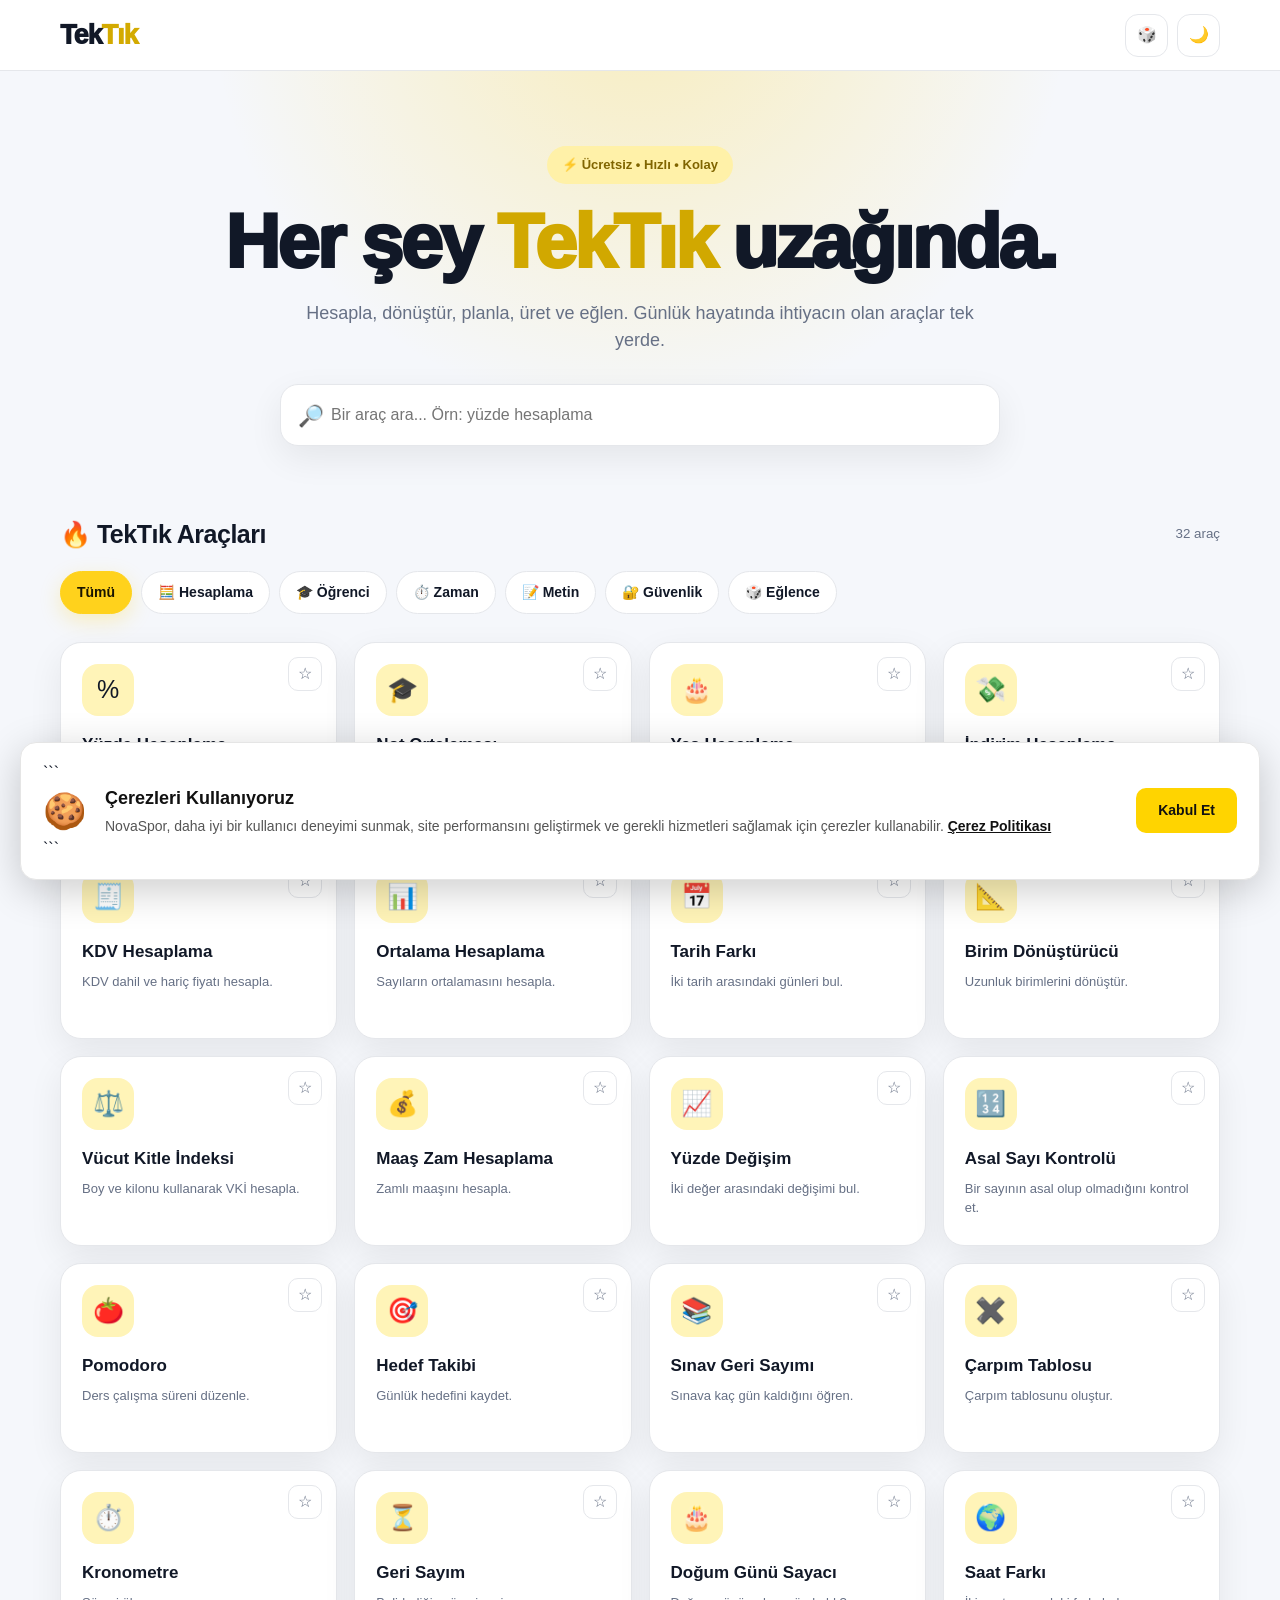
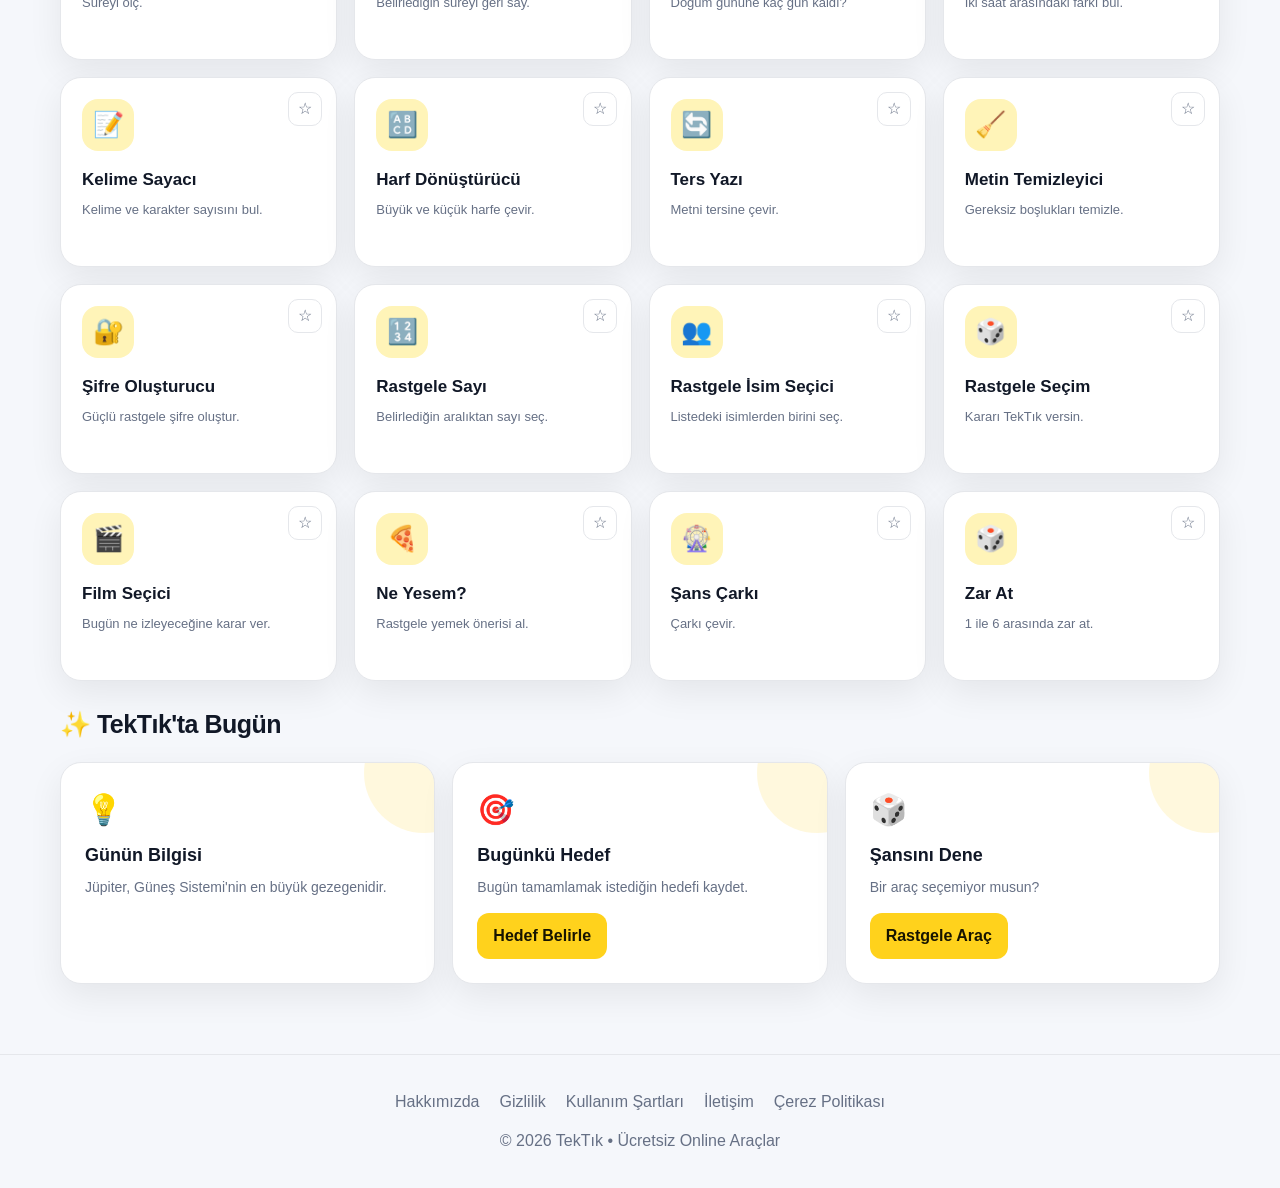
<file: index.html>
<!DOCTYPE html>
<html lang="tr">
<head>
<link rel="apple-touch-icon" href="/icons/icon-192.png">
<meta name="apple-mobile-web-app-capable" content="yes">
<meta name="apple-mobile-web-app-status-bar-style" content="default">
<meta name="apple-mobile-web-app-title" content="TekTık">
<link rel="manifest" href="/manifest.json">

<meta name="theme-color" content="#111111">

<link rel="apple-touch-icon" href="/icons/icon-192.png">
<script async src="https://pagead2.googlesyndication.com/pagead/js/adsbygoogle.js?client=ca-pub-6348449846402791"
     crossorigin="anonymous"></script>
<!-- Google tag (gtag.js) -->
<script async src="https://www.googletagmanager.com/gtag/js?id=G-TV4ZJD440H"></script>
<script>
  window.dataLayer = window.dataLayer || [];
  function gtag(){dataLayer.push(arguments);}
  gtag('js', new Date());

  gtag('config', 'G-TV4ZJD440H');
</script>
<meta charset="UTF-8">
<meta name="viewport" content="width=device-width, initial-scale=1.0">

<title>TekTık | Ücretsiz Online Araçlar</title>
<meta name="description" content="TekTık ile hesaplama, öğrenci, zaman, metin, güvenlik ve eğlence araçlarını ücretsiz kullan.">
<meta name="keywords" content="hesaplama araçları, online araçlar, yüzde hesaplama, yaş hesaplama, not hesaplama, şifre oluşturucu">
<meta name="robots" content="index, follow">
<link rel="stylesheet" href="style.css">
<style>
*{
margin:0;
padding:0;
box-sizing:border-box;
}

:root{
--bg:#f5f7fb;
--card:#fff;
--text:#111827;
--muted:#667085;
--border:#e5e7eb;
--primary:#ffd21c;
--primary-dark:#d8ae00;
--shadow:0 12px 35px rgba(0,0,0,.07);
}

body.dark{
--bg:#0b0e13;
--card:#151922;
--text:#f5f7fa;
--muted:#9ca3af;
--border:#292f3a;
--shadow:0 12px 35px rgba(0,0,0,.3);
}

html{
scroll-behavior:smooth;
}

body{
font-family:Arial,Helvetica,sans-serif;
background:var(--bg);
color:var(--text);
line-height:1.5;
transition:.25s;
}

button,input,textarea,select{
font:inherit;
}

button{
cursor:pointer;
}

header{
position:sticky;
top:0;
z-index:100;
background:rgba(255,255,255,.94);
backdrop-filter:blur(15px);
border-bottom:1px solid var(--border);
}

.dark header{
background:rgba(21,25,34,.94);
}

.nav{
max-width:1200px;
min-height:70px;
margin:auto;
padding:0 20px;
display:flex;
align-items:center;
justify-content:space-between;
}

.logo{
font-size:27px;
font-weight:950;
color:var(--text);
text-decoration:none;
}

.logo span{
color:#d3aa00;
}

.nav-right{
display:flex;
gap:9px;
}

.nav-btn{
width:43px;
height:43px;
border:1px solid var(--border);
border-radius:13px;
background:var(--card);
color:var(--text);
}

.hero{
max-width:1200px;
margin:auto;
padding:75px 20px 45px;
text-align:center;
}

.badge{
display:inline-block;
padding:9px 15px;
border-radius:50px;
background:#fff1a8;
color:#806500;
font-size:13px;
font-weight:800;
margin-bottom:20px;
}

.dark .badge{
background:#3b3210;
color:#ffe47a;
}

.hero h1{
font-size:clamp(42px,7vw,76px);
line-height:1;
letter-spacing:-3px;
font-weight:950;
margin-bottom:20px;
}

.hero h1 span{
color:#d1a800;
}

.hero p{
max-width:680px;
margin:auto;
color:var(--muted);
font-size:18px;
}

.search-wrap{
max-width:720px;
margin:30px auto 0;
position:relative;
}

.search{
width:100%;
padding:18px 20px 18px 50px;
border:1px solid var(--border);
border-radius:18px;
background:var(--card);
color:var(--text);
outline:none;
box-shadow:var(--shadow);
}

.search-icon{
position:absolute;
left:18px;
top:16px;
font-size:21px;
}

.container{
max-width:1200px;
margin:auto;
padding:0 20px 70px;
}

.section-head{
display:flex;
align-items:center;
justify-content:space-between;
margin:25px 0 18px;
}

.section-head h2{
font-size:25px;
}

.section-head small{
color:var(--muted);
}

.categories{
display:flex;
gap:9px;
flex-wrap:wrap;
margin-bottom:28px;
}

.category{
border:1px solid var(--border);
background:var(--card);
color:var(--text);
padding:10px 16px;
border-radius:50px;
font-weight:700;
}

.category:hover,
.category.active{
background:var(--primary);
border-color:var(--primary);
color:#181400;
}

.tools{
display:grid;
grid-template-columns:repeat(4,1fr);
gap:17px;
}

.tool{
position:relative;
background:var(--card);
border:1px solid var(--border);
border-radius:21px;
padding:21px;
box-shadow:var(--shadow);
cursor:pointer;
transition:.2s;
}

.tool:hover{
transform:translateY(-5px);
border-color:var(--primary);
}

.tool.hidden{
display:none;
}

.tool-icon{
width:52px;
height:52px;
display:grid;
place-items:center;
border-radius:16px;
background:#fff4b8;
font-size:25px;
margin-bottom:16px;
}

.dark .tool-icon{
background:#3a3211;
}

.tool h3{
font-size:17px;
margin-bottom:7px;
}

.tool p{
color:var(--muted);
font-size:13px;
}

.favorite{
position:absolute;
right:14px;
top:14px;
width:34px;
height:34px;
border:1px solid var(--border);
border-radius:10px;
background:var(--card);
color:var(--muted);
}

.favorite.active{
color:#d4a900;
}

.feature-grid{
display:grid;
grid-template-columns:repeat(3,1fr);
gap:17px;
}

.feature{
background:var(--card);
border:1px solid var(--border);
border-radius:21px;
padding:24px;
box-shadow:var(--shadow);
}

.feature-icon{
font-size:30px;
margin-bottom:10px;
}

.feature h3{
margin-bottom:8px;
}

.feature p{
color:var(--muted);
font-size:14px;
}

.feature button{
border:0;
background:var(--primary);
padding:11px 16px;
border-radius:12px;
font-weight:800;
margin-top:15px;
}

footer{
border-top:1px solid var(--border);
padding:35px 20px;
text-align:center;
color:var(--muted);
}

.footer-links{
display:flex;
justify-content:center;
gap:20px;
flex-wrap:wrap;
margin-bottom:15px;
}

.footer-links a{
color:var(--muted);
text-decoration:none;
}

.modal{
position:fixed;
inset:0;
background:rgba(0,0,0,.65);
display:none;
align-items:center;
justify-content:center;
padding:20px;
z-index:500;
}

.modal.show{
display:flex;
}

.modal-box{
width:100%;
max-width:500px;
max-height:90vh;
overflow:auto;
background:var(--card);
color:var(--text);
border-radius:25px;
padding:25px;
box-shadow:0 30px 80px rgba(0,0,0,.35);
}

.modal-header{
display:flex;
align-items:center;
justify-content:space-between;
margin-bottom:22px;
}

.modal-header h2{
font-size:23px;
}

.close{
width:38px;
height:38px;
border:0;
background:var(--bg);
color:var(--text);
border-radius:10px;
font-size:25px;
}

.field{
margin-bottom:15px;
}

.field label{
display:block;
font-size:13px;
font-weight:800;
margin-bottom:7px;
}

.field input,
.field textarea,
.field select{
width:100%;
padding:13px;
border:1px solid var(--border);
border-radius:12px;
background:var(--bg);
color:var(--text);
outline:none;
}

.main-btn{
width:100%;
padding:14px;
border:0;
border-radius:13px;
background:var(--primary);
color:#171400;
font-weight:900;
}

.result{
margin-top:15px;
padding:16px;
border-radius:13px;
background:var(--bg);
border:1px solid var(--border);
text-align:center;
font-weight:800;
word-break:break-word;
}

.button-row{
display:flex;
gap:9px;
}

.button-row button{
flex:1;
border:0;
background:var(--primary);
padding:12px;
border-radius:12px;
font-weight:800;
}

.timer{
text-align:center;
font-size:52px;
font-weight:950;
margin:25px 0;
}

.wheel{
width:220px;
height:220px;
border-radius:50%;
margin:10px auto 25px;
border:7px solid var(--text);
background:conic-gradient(
#ffd21c 0 60deg,
#ff7655 60deg 120deg,
#60a5fa 120deg 180deg,
#34d399 180deg 240deg,
#c084fc 240deg 300deg,
#fb7185 300deg 360deg
);
transition:transform 2s;
}

@media(max-width:950px){

.tools{
grid-template-columns:repeat(2,1fr);
}

.feature-grid{
grid-template-columns:1fr;
}

}

@media(max-width:560px){

.hero{
padding:55px 20px 35px;
}

.hero h1{
font-size:45px;
letter-spacing:-2px;
}

.hero p{
font-size:15px;
}

.tools{
grid-template-columns:1fr;
}

.logo{
font-size:23px;
}

}
</style>
</head>
<!-- ÇEREZ BİLDİRİMİ -->

<div id="cookie-banner" class="cookie-banner">

```
<div class="cookie-content">
    <div class="cookie-icon">🍪</div>

    <div class="cookie-text">
        <strong>Çerezleri Kullanıyoruz</strong>
        <p>
            NovaSpor, daha iyi bir kullanıcı deneyimi sunmak,
            site performansını geliştirmek ve gerekli hizmetleri
            sağlamak için çerezler kullanabilir.
            <a href="cookie-policy.html">Çerez Politikası</a>
        </p>
    </div>

    <div class="cookie-buttons">
        <button id="cookie-accept">Kabul Et</button>
    </div>
</div>
```

</div>

<style>     .cookie-banner {         position: fixed;         left: 20px;         right: 20px;         bottom: 20px;         z-index: 99999;         background: #ffffff;         border: 1px solid #e5e5e5;         border-radius: 16px;         box-shadow: 0 10px 40px rgba(0,0,0,.20);         padding: 18px 22px;     }      .cookie-content {         max-width: 1200px;         margin: auto;         display: flex;         align-items: center;         gap: 18px;     }      .cookie-icon {         font-size: 35px;     }      .cookie-text {         flex: 1;     }      .cookie-text strong {         display: block;         font-size: 18px;         margin-bottom: 4px;         color: #111;     }      .cookie-text p {         margin: 0;         font-size: 14px;         line-height: 1.5;         color: #555;     }      .cookie-text a {         color: #111;         font-weight: 700;         text-decoration: underline;     }      .cookie-buttons button {         border: none;         background: #ffd400;         color: #111;         font-weight: 700;         padding: 12px 22px;         border-radius: 10px;         cursor: pointer;         font-size: 14px;     }      .cookie-buttons button:hover {         opacity: .85;     }      @media (max-width: 700px) {          .cookie-banner {             left: 10px;             right: 10px;             bottom: 10px;             padding: 16px;         }          .cookie-content {             align-items: flex-start;             flex-wrap: wrap;         }          .cookie-icon {             font-size: 28px;         }          .cookie-text {             width: calc(100% - 50px);         }          .cookie-buttons {             width: 100%;         }          .cookie-buttons button {             width: 100%;         }     } </style>

<script> document.addEventListener("DOMContentLoaded", function () {      const banner = document.getElementById("cookie-banner");     const acceptButton = document.getElementById("cookie-accept");      if (localStorage.getItem("novaspor_cookie_accepted") === "true") {         banner.style.display = "none";     }      acceptButton.addEventListener("click", function () {         localStorage.setItem("novaspor_cookie_accepted", "true");         banner.style.display = "none";     });  }); </script>
<script>
if ("serviceWorker" in navigator) {
    window.addEventListener("load", () => {
        navigator.serviceWorker.register("/sw.js")
            .then(() => {
                console.log("TekTık PWA aktif!");
            })
            .catch(error => {
                console.error("PWA hatası:", error);
            });
    });
}
</script>
<body>

<header>

<div class="nav">

<a href="#" class="logo">Tek<span>Tık</span></a>

<div class="nav-right">

<button class="nav-btn" id="randomBtn" title="Rastgele araç">🎲</button>

<button class="nav-btn" id="darkBtn" title="Karanlık mod">🌙</button>

</div>

</div>

</header>


<section class="hero">

<div class="badge">⚡ Ücretsiz • Hızlı • Kolay</div>

<h1>
Her şey <span>TekTık</span> uzağında.
</h1>

<p>
Hesapla, dönüştür, planla, üret ve eğlen.
Günlük hayatında ihtiyacın olan araçlar tek yerde.
</p>

<div class="search-wrap">

<span class="search-icon">🔎</span>

<input
class="search"
id="search"
type="search"
placeholder="Bir araç ara... Örn: yüzde hesaplama"
>

</div>

</section>


<main class="container">

<div class="section-head">

<h2>🔥 TekTık Araçları</h2>

<small id="count"></small>

</div>


<div class="categories">

<button class="category active" data-cat="all">Tümü</button>

<button class="category" data-cat="calc">🧮 Hesaplama</button>

<button class="category" data-cat="student">🎓 Öğrenci</button>

<button class="category" data-cat="time">⏱️ Zaman</button>

<button class="category" data-cat="text">📝 Metin</button>

<button class="category" data-cat="security">🔐 Güvenlik</button>

<button class="category" data-cat="fun">🎲 Eğlence</button>

</div>


<div class="tools" id="tools">


<!-- HESAPLAMA -->

<div class="tool" data-cat="calc" data-search="yüzde yüzde hesaplama">
<button class="favorite">☆</button>
<div class="tool-icon">%</div>
<h3>Yüzde Hesaplama</h3>
<p>Bir sayının yüzdesini hesapla.</p>
</div>


<div class="tool" data-cat="calc student" data-search="not ortalama okul ders">
<button class="favorite">☆</button>
<div class="tool-icon">🎓</div>
<h3>Not Ortalaması</h3>
<p>Ders notlarının ortalamasını bul.</p>
</div>


<div class="tool" data-cat="calc" data-search="yaş doğum tarihi">
<button class="favorite">☆</button>
<div class="tool-icon">🎂</div>
<h3>Yaş Hesaplama</h3>
<p>Doğum tarihinden yaşını hesapla.</p>
</div>


<div class="tool" data-cat="calc" data-search="indirim fiyat para">
<button class="favorite">☆</button>
<div class="tool-icon">💸</div>
<h3>İndirim Hesaplama</h3>
<p>İndirimli ürün fiyatını bul.</p>
</div>


<div class="tool" data-cat="calc" data-search="kdv vergi">
<button class="favorite">☆</button>
<div class="tool-icon">🧾</div>
<h3>KDV Hesaplama</h3>
<p>KDV dahil ve hariç fiyatı hesapla.</p>
</div>


<div class="tool" data-cat="calc" data-search="ortalama sayı">
<button class="favorite">☆</button>
<div class="tool-icon">📊</div>
<h3>Ortalama Hesaplama</h3>
<p>Sayıların ortalamasını hesapla.</p>
</div>


<div class="tool" data-cat="calc" data-search="tarih gün fark">
<button class="favorite">☆</button>
<div class="tool-icon">📅</div>
<h3>Tarih Farkı</h3>
<p>İki tarih arasındaki günleri bul.</p>
</div>


<div class="tool" data-cat="calc" data-search="metre kilometre santimetre birim">
<button class="favorite">☆</button>
<div class="tool-icon">📐</div>
<h3>Birim Dönüştürücü</h3>
<p>Uzunluk birimlerini dönüştür.</p>
</div>


<div class="tool" data-cat="calc" data-search="vücut kitle bmi kilo boy">
<button class="favorite">☆</button>
<div class="tool-icon">⚖️</div>
<h3>Vücut Kitle İndeksi</h3>
<p>Boy ve kilonu kullanarak VKİ hesapla.</p>
</div>


<div class="tool" data-cat="calc" data-search="maaş zam zam hesaplama maaş">
<button class="favorite">☆</button>
<div class="tool-icon">💰</div>
<h3>Maaş Zam Hesaplama</h3>
<p>Zamlı maaşını hesapla.</p>
</div>


<div class="tool" data-cat="calc" data-search="yüzde değişim artış azalış">
<button class="favorite">☆</button>
<div class="tool-icon">📈</div>
<h3>Yüzde Değişim</h3>
<p>İki değer arasındaki değişimi bul.</p>
</div>


<div class="tool" data-cat="calc" data-search="asal sayı matematik">
<button class="favorite">☆</button>
<div class="tool-icon">🔢</div>
<h3>Asal Sayı Kontrolü</h3>
<p>Bir sayının asal olup olmadığını kontrol et.</p>
</div>


<!-- ÖĞRENCİ -->

<div class="tool" data-cat="student" data-search="pomodoro ders çalışma">
<button class="favorite">☆</button>
<div class="tool-icon">🍅</div>
<h3>Pomodoro</h3>
<p>Ders çalışma süreni düzenle.</p>
</div>


<div class="tool" data-cat="student" data-search="hedef hedef takip">
<button class="favorite">☆</button>
<div class="tool-icon">🎯</div>
<h3>Hedef Takibi</h3>
<p>Günlük hedefini kaydet.</p>
</div>


<div class="tool" data-cat="student time" data-search="sınav geri sayım">
<button class="favorite">☆</button>
<div class="tool-icon">📚</div>
<h3>Sınav Geri Sayımı</h3>
<p>Sınava kaç gün kaldığını öğren.</p>
</div>


<div class="tool" data-cat="student" data-search="çarpım tablosu matematik">
<button class="favorite">☆</button>
<div class="tool-icon">✖️</div>
<h3>Çarpım Tablosu</h3>
<p>Çarpım tablosunu oluştur.</p>
</div>


<!-- ZAMAN -->

<div class="tool" data-cat="time" data-search="kronometre süre">
<button class="favorite">☆</button>
<div class="tool-icon">⏱️</div>
<h3>Kronometre</h3>
<p>Süreyi ölç.</p>
</div>


<div class="tool" data-cat="time" data-search="geri sayım sayaç">
<button class="favorite">☆</button>
<div class="tool-icon">⏳</div>
<h3>Geri Sayım</h3>
<p>Belirlediğin süreyi geri say.</p>
</div>


<div class="tool" data-cat="time" data-search="doğum günü geri sayım">
<button class="favorite">☆</button>
<div class="tool-icon">🎂</div>
<h3>Doğum Günü Sayacı</h3>
<p>Doğum gününe kaç gün kaldı?</p>
</div>


<div class="tool" data-cat="time" data-search="saat farkı saatler">
<button class="favorite">☆</button>
<div class="tool-icon">🌍</div>
<h3>Saat Farkı</h3>
<p>İki saat arasındaki farkı bul.</p>
</div>


<!-- METİN -->

<div class="tool" data-cat="text" data-search="kelime karakter metin">
<button class="favorite">☆</button>
<div class="tool-icon">📝</div>
<h3>Kelime Sayacı</h3>
<p>Kelime ve karakter sayısını bul.</p>
</div>


<div class="tool" data-cat="text" data-search="büyük küçük harf">
<button class="favorite">☆</button>
<div class="tool-icon">🔠</div>
<h3>Harf Dönüştürücü</h3>
<p>Büyük ve küçük harfe çevir.</p>
</div>


<div class="tool" data-cat="text" data-search="ters yazı">
<button class="favorite">☆</button>
<div class="tool-icon">🔄</div>
<h3>Ters Yazı</h3>
<p>Metni tersine çevir.</p>
</div>


<div class="tool" data-cat="text" data-search="metin temizleme boşluk">
<button class="favorite">☆</button>
<div class="tool-icon">🧹</div>
<h3>Metin Temizleyici</h3>
<p>Gereksiz boşlukları temizle.</p>
</div>


<!-- GÜVENLİK -->

<div class="tool" data-cat="security" data-search="şifre parola güvenlik">
<button class="favorite">☆</button>
<div class="tool-icon">🔐</div>
<h3>Şifre Oluşturucu</h3>
<p>Güçlü rastgele şifre oluştur.</p>
</div>


<div class="tool" data-cat="security" data-search="rastgele sayı numara">
<button class="favorite">☆</button>
<div class="tool-icon">🔢</div>
<h3>Rastgele Sayı</h3>
<p>Belirlediğin aralıktan sayı seç.</p>
</div>


<div class="tool" data-cat="security" data-search="rastgele isim seçim">
<button class="favorite">☆</button>
<div class="tool-icon">👥</div>
<h3>Rastgele İsim Seçici</h3>
<p>Listedeki isimlerden birini seç.</p>
</div>


<!-- EĞLENCE -->

<div class="tool" data-cat="fun" data-search="rastgele seçim karar">
<button class="favorite">☆</button>
<div class="tool-icon">🎲</div>
<h3>Rastgele Seçim</h3>
<p>Kararı TekTık versin.</p>
</div>


<div class="tool" data-cat="fun" data-search="film sinema">
<button class="favorite">☆</button>
<div class="tool-icon">🎬</div>
<h3>Film Seçici</h3>
<p>Bugün ne izleyeceğine karar ver.</p>
</div>


<div class="tool" data-cat="fun" data-search="yemek ne yesem">
<button class="favorite">☆</button>
<div class="tool-icon">🍕</div>
<h3>Ne Yesem?</h3>
<p>Rastgele yemek önerisi al.</p>
</div>


<div class="tool" data-cat="fun" data-search="şans çarkı">
<button class="favorite">☆</button>
<div class="tool-icon">🎡</div>
<h3>Şans Çarkı</h3>
<p>Çarkı çevir.</p>
</div>


<div class="tool" data-cat="fun" data-search="zar zar at">
<button class="favorite">☆</button>
<div class="tool-icon">🎲</div>
<h3>Zar At</h3>
<p>1 ile 6 arasında zar at.</p>
</div>


</div>


<div class="section-head">
<h2>✨ TekTık'ta Bugün</h2>
</div>


<div class="feature-grid">

<div class="feature">

<div class="feature-icon">💡</div>

<h3>Günün Bilgisi</h3>

<p id="dailyInfo">Bilgi yükleniyor...</p>

</div>


<div class="feature">

<div class="feature-icon">🎯</div>

<h3>Bugünkü Hedef</h3>

<p>Bugün tamamlamak istediğin hedefi kaydet.</p>

<button onclick="openGoal()">Hedef Belirle</button>

</div>


<div class="feature">

<div class="feature-icon">🎲</div>

<h3>Şansını Dene</h3>

<p>Bir araç seçemiyor musun?</p>

<button onclick="randomTool()">Rastgele Araç</button>

</div>

</div>

</main>


<footer>

<div class="footer-links">

<a href="about.html">Hakkımızda</a>

<a href="privacy.html">Gizlilik</a>

<a href="terms.html">Kullanım Şartları</a>

<a href="contact.html">İletişim</a>

<a href="cookie-policy.html">Çerez Politikası</a>
</div>

© 2026 TekTık • Ücretsiz Online Araçlar

</footer>


<div class="modal" id="modal">

<div class="modal-box">

<div class="modal-header">

<h2 id="modalTitle">Araç</h2>

<button class="close" onclick="closeModal()">×</button>

</div>

<div id="modalContent"></div>

</div>

</div>


<script>

const modal=document.getElementById("modal");

const tools=[...document.querySelectorAll(".tool")];

function openModal(title,content){

document.getElementById("modalTitle").textContent=title;

document.getElementById("modalContent").innerHTML=content;

modal.classList.add("show");

}

function closeModal(){

modal.classList.remove("show");

}

modal.addEventListener("click",e=>{

if(e.target===modal)closeModal();

});

document.addEventListener("keydown",e=>{

if(e.key==="Escape")closeModal();

});


/* DARK MODE */

const darkBtn=document.getElementById("darkBtn");

if(localStorage.getItem("tektik-dark")==="1"){

document.body.classList.add("dark");

darkBtn.textContent="☀️";

}

darkBtn.onclick=()=>{

document.body.classList.toggle("dark");

const active=document.body.classList.contains("dark");

localStorage.setItem("tektik-dark",active?"1":"0");

darkBtn.textContent=active?"☀️":"🌙";

};


/* SEARCH */

const search=document.getElementById("search");

search.addEventListener("input",function(){

const value=this.value.toLocaleLowerCase("tr-TR").trim();

tools.forEach(tool=>{

const text=tool.dataset.search.toLocaleLowerCase("tr-TR");

tool.classList.toggle("hidden",!text.includes(value));

});

updateCount();

});


/* CATEGORY */

document.querySelectorAll(".category").forEach(button=>{

button.addEventListener("click",function(){

document.querySelectorAll(".category")
.forEach(x=>x.classList.remove("active"));

this.classList.add("active");

const cat=this.dataset.cat;

tools.forEach(tool=>{

if(cat==="all"){

tool.classList.remove("hidden");

}else{

const cats=tool.dataset.cat.split(" ");

tool.classList.toggle("hidden",!cats.includes(cat));

}

});

search.value="";

updateCount();

});

});


function updateCount(){

const visible=tools.filter(
x=>!x.classList.contains("hidden")
).length;

document.getElementById("count").textContent=
visible+" araç";

}


/* FAVORİ */

const favorites=JSON.parse(
localStorage.getItem("tektik-favorites")||"[]"
);

tools.forEach((tool,index)=>{

const button=tool.querySelector(".favorite");

if(favorites.includes(index)){

button.classList.add("active");

button.textContent="★";

}

button.addEventListener("click",e=>{

e.stopPropagation();

const pos=favorites.indexOf(index);

if(pos===-1){

favorites.push(index);

button.classList.add("active");

button.textContent="★";

}else{

favorites.splice(pos,1);

button.classList.remove("active");

button.textContent="☆";

}

localStorage.setItem(
"tektik-favorites",
JSON.stringify(favorites)
);

});

});


/* TOOL CLICK */

tools.forEach(tool=>{

tool.addEventListener("click",e=>{

if(e.target.classList.contains("favorite"))return;

openTool(tool.querySelector("h3").textContent);

});

});


function openTool(title){

switch(title){

case "Yüzde Hesaplama":

openModal(title,`

<div class="field">
<label>Sayı</label>
<input id="num" type="number">
</div>

<div class="field">
<label>Yüzde</label>
<input id="percent" type="number">
</div>

<button class="main-btn" onclick="calcPercent()">HESAPLA</button>

<div class="result" id="result"></div>

`);

break;


case "Not Ortalaması":

openModal(title,`

<div class="field">
<label>Notları virgülle ayır</label>
<input id="grades" placeholder="80,90,75,100">
</div>

<button class="main-btn" onclick="calcGrades()">HESAPLA</button>

<div class="result" id="result"></div>

`);

break;


case "Yaş Hesaplama":

openModal(title,`

<div class="field">
<label>Doğum tarihi</label>
<input id="birth" type="date">
</div>

<button class="main-btn" onclick="calcAge()">HESAPLA</button>

<div class="result" id="result"></div>

`);

break;


case "İndirim Hesaplama":

openModal(title,`

<div class="field">
<label>Ürün fiyatı</label>
<input id="price" type="number">
</div>

<div class="field">
<label>İndirim %</label>
<input id="discount" type="number">
</div>

<button class="main-btn" onclick="calcDiscount()">HESAPLA</button>

<div class="result" id="result"></div>

`);

break;


case "KDV Hesaplama":

openModal(title,`

<div class="field">
<label>Fiyat</label>
<input id="kdvPrice" type="number">
</div>

<div class="field">
<label>KDV %</label>
<input id="kdvRate" type="number" value="20">
</div>

<button class="main-btn" onclick="calcKdv()">HESAPLA</button>

<div class="result" id="result"></div>

`);

break;


case "Ortalama Hesaplama":

openModal(title,`

<div class="field">
<label>Sayıları virgülle ayır</label>
<input id="avgNumbers" placeholder="10,20,30">
</div>

<button class="main-btn" onclick="calcAverage()">HESAPLA</button>

<div class="result" id="result"></div>

`);

break;


case "Tarih Farkı":

openModal(title,`

<div class="field">
<label>Başlangıç</label>
<input id="date1" type="date">
</div>

<div class="field">
<label>Bitiş</label>
<input id="date2" type="date">
</div>

<button class="main-btn" onclick="calcDateDiff()">HESAPLA</button>

<div class="result" id="result"></div>

`);

break;


case "Birim Dönüştürücü":

openModal(title,`

<div class="field">
<label>Metre</label>
<input id="meter" type="number">
</div>

<button class="main-btn" onclick="convertUnit()">DÖNÜŞTÜR</button>

<div class="result" id="result"></div>

`);

break;


case "Vücut Kitle İndeksi":

openModal(title,`

<div class="field">
<label>Boy (cm)</label>
<input id="height" type="number" placeholder="170">
</div>

<div class="field">
<label>Kilo (kg)</label>
<input id="weight" type="number" placeholder="60">
</div>

<button class="main-btn" onclick="calcBMI()">HESAPLA</button>

<div class="result" id="result"></div>

`);

break;


case "Maaş Zam Hesaplama":

openModal(title,`

<div class="field">
<label>Mevcut maaş</label>
<input id="salary" type="number">
</div>

<div class="field">
<label>Zam yüzdesi</label>
<input id="raise" type="number">
</div>

<button class="main-btn" onclick="calcSalary()">HESAPLA</button>

<div class="result" id="result"></div>

`);

break;


case "Yüzde Değişim":

openModal(title,`

<div class="field">
<label>Eski değer</label>
<input id="oldValue" type="number">
</div>

<div class="field">
<label>Yeni değer</label>
<input id="newValue" type="number">
</div>

<button class="main-btn" onclick="calcChange()">HESAPLA</button>

<div class="result" id="result"></div>

`);

break;


case "Asal Sayı Kontrolü":

openModal(title,`

<div class="field">
<label>Sayı</label>
<input id="primeNumber" type="number">
</div>

<button class="main-btn" onclick="checkPrime()">KONTROL ET</button>

<div class="result" id="result"></div>

`);

break;


case "Pomodoro":

openModal(title,`

<div class="timer" id="timer">25:00</div>

<div class="button-row">

<button onclick="startPomodoro()">BAŞLAT</button>

<button onclick="resetPomodoro()">SIFIRLA</button>

</div>

`);

break;


case "Hedef Takibi":

openGoal();

break;


case "Sınav Geri Sayımı":

openModal(title,`

<div class="field">
<label>Sınav tarihi</label>
<input id="exam" type="date">
</div>

<button class="main-btn" onclick="examCountdown()">HESAPLA</button>

<div class="result" id="result"></div>

`);

break;


case "Çarpım Tablosu":

openModal(title,`

<div class="field">
<label>Sayı</label>
<input id="multiplyNumber" type="number" value="5">
</div>

<button class="main-btn" onclick="multiplicationTable()">OLUŞTUR</button>

<div class="result" id="result"></div>

`);

break;


case "Kronometre":

openModal(title,`

<div class="timer" id="timer">00:00</div>

<div class="button-row">

<button onclick="startStopwatch()">BAŞLAT</button>

<button onclick="stopStopwatch()">DURDUR</button>

<button onclick="resetStopwatch()">SIFIRLA</button>

</div>

`);

break;


case "Geri Sayım":

openModal(title,`

<div class="field">
<label>Saniye</label>
<input id="seconds" type="number" value="60">
</div>

<button class="main-btn" onclick="startCountdown()">BAŞLAT</button>

<div class="timer" id="countdown">01:00</div>

`);

break;


case "Doğum Günü Sayacı":

openModal(title,`

<div class="field">
<label>Doğum günü</label>
<input id="birthday" type="date">
</div>

<button class="main-btn" onclick="birthdayCountdown()">HESAPLA</button>

<div class="result" id="result"></div>

`);

break;


case "Saat Farkı":

openModal(title,`

<div class="field">
<label>Birinci saat</label>
<input id="time1" type="time">
</div>

<div class="field">
<label>İkinci saat</label>
<input id="time2" type="time">
</div>

<button class="main-btn" onclick="timeDifference()">HESAPLA</button>

<div class="result" id="result"></div>

`);

break;


case "Kelime Sayacı":

openModal(title,`

<div class="field">
<textarea id="wordText" rows="7"
placeholder="Metnini buraya yaz..."></textarea>
</div>

<button class="main-btn" onclick="countWords()">SAY</button>

<div class="result" id="result"></div>

`);

break;


case "Harf Dönüştürücü":

openModal(title,`

<div class="field">
<textarea id="letterText" rows="7"
placeholder="Metnini yaz..."></textarea>
</div>

<div class="button-row">

<button onclick="toUpper()">BÜYÜK</button>

<button onclick="toLower()">küçük</button>

</div>

<div class="result" id="result"></div>

`);

break;


case "Ters Yazı":

openModal(title,`

<div class="field">
<textarea id="reverse" rows="7"></textarea>
</div>

<button class="main-btn" onclick="reverseText()">TERS ÇEVİR</button>

<div class="result" id="result"></div>

`);

break;


case "Metin Temizleyici":

openModal(title,`

<div class="field">
<textarea id="clean" rows="7"></textarea>
</div>

<button class="main-btn" onclick="cleanText()">TEMİZLE</button>

<div class="result" id="result"></div>

`);

break;


case "Şifre Oluşturucu":

openModal(title,`

<div class="field">
<label>Uzunluk</label>
<input id="passLength" type="number" value="16" min="6" max="64">
</div>

<button class="main-btn" onclick="generatePassword()">🔐 ŞİFRE OLUŞTUR</button>

<div class="result" id="result"></div>

`);

break;


case "Rastgele Sayı":

openModal(title,`

<div class="field">
<label>Minimum</label>
<input id="min" type="number" value="1">
</div>

<div class="field">
<label>Maksimum</label>
<input id="max" type="number" value="100">
</div>

<button class="main-btn" onclick="randomNumber()">ÜRET</button>

<div class="result" id="result"></div>

`);

break;


case "Rastgele İsim Seçici":

openModal(title,`

<div class="field">
<label>İsimleri virgülle ayır</label>
<textarea id="names" rows="6"
placeholder="Ahmet, Mehmet, Ayşe, Eren"></textarea>
</div>

<button class="main-btn" onclick="randomName()">İSİM SEÇ</button>

<div class="result" id="result"></div>

`);

break;


case "Rastgele Seçim":

openModal(title,`

<div class="field">
<label>Seçenekleri virgülle ayır</label>
<textarea id="options" rows="6"></textarea>
</div>

<button class="main-btn" onclick="randomChoice()">SEÇ</button>

<div class="result" id="result"></div>

`);

break;


case "Film Seçici":

openModal(title,`

<button class="main-btn" onclick="randomFilm()">🎬 FİLM ÖNER</button>

<div class="result" id="result"></div>

`);

break;


case "Ne Yesem?":

openModal(title,`

<button class="main-btn" onclick="randomFood()">🍕 YEMEK SEÇ</button>

<div class="result" id="result"></div>

`);

break;


case "Şans Çarkı":

openModal(title,`

<div class="wheel" id="wheel"></div>

<button class="main-btn" onclick="spinWheel()">🎡 ÇARKI ÇEVİR</button>

<div class="result" id="result">Hazır!</div>

`);

break;


case "Zar At":

openModal(title,`

<div style="font-size:80px;text-align:center;margin:20px"
id="dice">🎲</div>

<button class="main-btn" onclick="rollDice()">ZAR AT</button>

<div class="result" id="result"></div>

`);

break;

}

}


/* HESAPLAMALAR */

function calcPercent(){

let n=Number(num.value);
let p=Number(percent.value);

result.textContent=
`${n} sayısının %${p}'si = ${(n*p/100).toFixed(2)}`;

}


function calcGrades(){

let values=grades.value.split(",")
.map(Number)
.filter(x=>!isNaN(x));

if(!values.length)return;

let avg=values.reduce((a,b)=>a+b,0)/values.length;

result.textContent=`📊 Ortalama: ${avg.toFixed(2)}`;

}


function calcAge(){

let birthDate=new Date(birth.value);

if(isNaN(birthDate))return;

let now=new Date();

let age=now.getFullYear()-birthDate.getFullYear();

let month=now.getMonth()-birthDate.getMonth();

if(month<0||(month===0&&now.getDate()<birthDate.getDate()))age--;

result.textContent=`🎂 Yaşın: ${age}`;

}


function calcDiscount(){

let p=Number(price.value);
let d=Number(discount.value);

let amount=p*d/100;

result.innerHTML=
`İndirim: ${amount.toFixed(2)} TL<br>
Son fiyat: ${(p-amount).toFixed(2)} TL`;

}


function calcKdv(){

let p=Number(kdvPrice.value);
let r=Number(kdvRate.value);

let tax=p*r/100;

result.innerHTML=
`KDV: ${tax.toFixed(2)} TL<br>
KDV dahil: ${(p+tax).toFixed(2)} TL`;

}


function calcAverage(){

let arr=avgNumbers.value.split(",")
.map(Number)
.filter(x=>!isNaN(x));

if(!arr.length)return;

result.textContent=
`Ortalama: ${(arr.reduce((a,b)=>a+b,0)/arr.length).toFixed(2)}`;

}


function calcDateDiff(){

let a=new Date(date1.value);
let b=new Date(date2.value);

if(isNaN(a)||isNaN(b))return;

let days=Math.abs(Math.round((b-a)/86400000));

result.textContent=`📅 ${days} gün`;

}


function convertUnit(){

let m=Number(meter.value);

result.innerHTML=
`${m} metre<br>
${m*100} cm<br>
${m*1000} mm<br>
${m/1000} km`;

}


/* YENİ HESAPLAMALAR */

function calcBMI(){

let h=Number(height.value)/100;
let w=Number(weight.value);

if(h<=0||w<=0)return;

let bmi=w/(h*h);

let text="";

if(bmi<18.5)text="Düşük";
else if(bmi<25)text="Normal";
else if(bmi<30)text="Yüksek";
else text="Çok yüksek";

result.innerHTML=
`VKİ: ${bmi.toFixed(1)}<br>Sonuç: ${text}`;

}


function calcSalary(){

let s=Number(salary.value);
let r=Number(raise.value);

let newSalary=s+(s*r/100);

result.innerHTML=
`Eski maaş: ${s.toFixed(2)} TL<br>
Zamlı maaş: ${newSalary.toFixed(2)} TL<br>
Zam miktarı: ${(newSalary-s).toFixed(2)} TL`;

}


function calcChange(){

let oldV=Number(oldValue.value);
let newV=Number(newValue.value);

if(oldV===0)return;

let change=((newV-oldV)/Math.abs(oldV))*100;

result.textContent=
`Değişim: ${change.toFixed(2)}%`;

}


function checkPrime(){

let n=Number(primeNumber.value);

if(n<2){
result.textContent="❌ Asal değil.";
return;
}

let prime=true;

for(let i=2;i<=Math.sqrt(n);i++){

if(n%i===0){

prime=false;
break;

}

}

result.textContent=
prime?"✅ Asal sayı!":"❌ Asal değil.";

}


/* ÖĞRENCİ */

let pomodoroSeconds=1500;
let pomodoroInterval=null;

function startPomodoro(){

if(pomodoroInterval)return;

pomodoroInterval=setInterval(()=>{

if(pomodoroSeconds<=0){

clearInterval(pomodoroInterval);
pomodoroInterval=null;

alert("🍅 Pomodoro tamamlandı!");

return;

}

pomodoroSeconds--;

let m=String(Math.floor(pomodoroSeconds/60)).padStart(2,"0");
let s=String(pomodoroSeconds%60).padStart(2,"0");

let timer=document.getElementById("timer");

if(timer)timer.textContent=`${m}:${s}`;

},1000);

}


function resetPomodoro(){

clearInterval(pomodoroInterval);

pomodoroInterval=null;

pomodoroSeconds=1500;

let timer=document.getElementById("timer");

if(timer)timer.textContent="25:00";

}


function openGoal(){

let saved=localStorage.getItem("tektik-goal")||"";

openModal("🎯 Hedef Takibi",`

<div class="field">
<label>Bugünkü hedefin</label>
<input id="goal" value="${saved.replace(/"/g,"&quot;")}">
</div>

<button class="main-btn" onclick="saveGoal()">KAYDET</button>

<div class="result" id="result">
${saved?saved:"Henüz hedef belirlenmedi."}
</div>

`);

}


function saveGoal(){

let g=document.getElementById("goal").value.trim();

if(!g)return;

localStorage.setItem("tektik-goal",g);

result.textContent="🎯 Hedef kaydedildi: "+g;

}


function examCountdown(){

let d=new Date(exam.value);

if(isNaN(d))return;

let days=Math.ceil((d-new Date())/86400000);

result.textContent=
days>=0?
`📚 Sınava ${days} gün kaldı!`:
"Bu tarih geçmiş.";

}


function multiplicationTable(){

let n=Number(multiplyNumber.value);

let html="";

for(let i=1;i<=10;i++){

html+=`${n} × ${i} = ${n*i}<br>`;

}

result.innerHTML=html;

}


/* ZAMAN */

let stopwatchSeconds=0;
let stopwatchInterval=null;

function startStopwatch(){

if(stopwatchInterval)return;

stopwatchInterval=setInterval(()=>{

stopwatchSeconds++;

let m=String(Math.floor(stopwatchSeconds/60)).padStart(2,"0");
let s=String(stopwatchSeconds%60).padStart(2,"0");

let timer=document.getElementById("timer");

if(timer)timer.textContent=`${m}:${s}`;

},1000);

}


function stopStopwatch(){

clearInterval(stopwatchInterval);

stopwatchInterval=null;

}


function resetStopwatch(){

stopStopwatch();

stopwatchSeconds=0;

let timer=document.getElementById("timer");

if(timer)timer.textContent="00:00";

}


let countdownInterval=null;

function startCountdown(){

clearInterval(countdownInterval);

let seconds=Number(
document.getElementById("seconds").value
);

let element=document.getElementById("countdown");

function update(){

let m=String(Math.floor(seconds/60)).padStart(2,"0");
let s=String(seconds%60).padStart(2,"0");

element.textContent=`${m}:${s}`;

if(seconds<=0){

clearInterval(countdownInterval);

element.textContent="🎉 BİTTİ!";

return;

}

seconds--;

}

update();

countdownInterval=setInterval(update,1000);

}


function birthdayCountdown(){

let selected=new Date(birthday.value);

if(isNaN(selected))return;

let now=new Date();

let year=now.getFullYear();

let next=new Date(
year,
selected.getMonth(),
selected.getDate()
);

if(next<now){
next.setFullYear(year+1);
}

let days=Math.ceil((next-now)/86400000);

result.textContent=
days===0?
"🎉 Bugün doğum günün!":
`🎂 Doğum gününe ${days} gün kaldı.`;

}


function timeDifference(){

let a=time1.value.split(":").map(Number);
let b=time2.value.split(":").map(Number);

if(a.length!==2||b.length!==2)return;

let x=a[0]*60+a[1];
let y=b[0]*60+b[1];

let diff=Math.abs(x-y);

let h=Math.floor(diff/60);
let m=diff%60;

result.textContent=
`${h} saat ${m} dakika`;

}


/* METİN */

function countWords(){

let text=wordText.value.trim();

let words=text?text.split(/\s+/).length:0;

result.innerHTML=
`📝 ${words} kelime<br>
🔤 ${text.length} karakter`;

}


function toUpper(){

result.textContent=
letterText.value.toLocaleUpperCase("tr-TR");

}


function toLower(){

result.textContent=
letterText.value.toLocaleLowerCase("tr-TR");

}


function reverseText(){

result.textContent=
[...reverse.value].reverse().join("");

}


function cleanText(){

result.textContent=
clean.value.replace(/\s+/g," ").trim();

}


/* GÜVENLİK */

function generatePassword(){

let length=Math.min(
64,
Math.max(
6,
Number(passLength.value)
)
);

let chars=
"ABCDEFGHIJKLMNOPQRSTUVWXYZ"+
"abcdefghijklmnopqrstuvwxyz"+
"0123456789!@#$%^&*()_+-=";

let pass="";

for(let i=0;i<length;i++){

pass+=chars[
Math.floor(Math.random()*chars.length)
];

}

result.textContent=pass;

}


function randomNumber(){

let min=Number(document.getElementById("min").value);
let max=Number(document.getElementById("max").value);

if(max<min)return;

result.textContent=
Math.floor(Math.random()*(max-min+1))+min;

}


function randomName(){

let namesList=names.value.split(",")
.map(x=>x.trim())
.filter(Boolean);

if(!namesList.length)return;

result.textContent=
"👤 "+namesList[
Math.floor(Math.random()*namesList.length)
];

}


/* EĞLENCE */

function randomChoice(){

let arr=options.value.split(",")
.map(x=>x.trim())
.filter(Boolean);

if(!arr.length)return;

result.textContent=
"🎯 "+arr[
Math.floor(Math.random()*arr.length)
];

}


function randomFilm(){

let films=[
"Interstellar",
"Inception",
"The Dark Knight",
"Forrest Gump",
"The Matrix",
"Gladyatör",
"Avengers: Endgame",
"Spider-Man: No Way Home",
"Harry Potter",
"Jurassic Park"
];

result.textContent=
films[Math.floor(Math.random()*films.length)];

}


function randomFood(){

let foods=[
"🍕 Pizza",
"🍔 Hamburger",
"🌯 Döner",
"🍝 Makarna",
"🥪 Tost",
"🍗 Tavuk",
"🌮 Taco",
"🥗 Salata",
"🍜 Noodle",
"🥙 Lahmacun"
];

result.textContent=
foods[Math.floor(Math.random()*foods.length)];

}


function spinWheel(){

let wheel=document.getElementById("wheel");

let rotation=720+Math.floor(Math.random()*1440);

wheel.style.transform=
`rotate(${rotation}deg)`;

setTimeout(()=>{

document.getElementById("result").textContent=
"🎉 Çark sonucu geldi!";

},2000);

}


function rollDice(){

let n=Math.floor(Math.random()*6)+1;

let dice=document.getElementById("dice");

dice.textContent=
["⚀","⚁","⚂","⚃","⚄","⚅"][n-1];

result.textContent=
`🎲 Sonuç: ${n}`;

}


/* RASTGELE ARAÇ */

function randomTool(){

let visible=tools.filter(
x=>!x.classList.contains("hidden")
);

if(!visible.length)return;

let selected=
visible[Math.floor(Math.random()*visible.length)];

selected.scrollIntoView({
behavior:"smooth",
block:"center"
});

selected.style.borderColor="var(--primary)";

setTimeout(()=>{
selected.style.borderColor="";
},1800);

}

document.getElementById("randomBtn")
.addEventListener("click",randomTool);


/* GÜNÜN BİLGİSİ */

let facts=[

"Jüpiter, Güneş Sistemi'nin en büyük gezegenidir.",

"Arılar dans ederek yiyeceklerin yerini birbirlerine anlatabilir.",

"Dünya'nın yaklaşık %71'i suyla kaplıdır.",

"Bir artık yılda 366 gün bulunur.",

"İnsan kalbi günde binlerce kez atar."

];

let today=new Date();

document.getElementById("dailyInfo").textContent=
facts[today.getDate()%facts.length];


/* BAŞLAT */

updateCount();

</script>

</body>
</html>
</file>
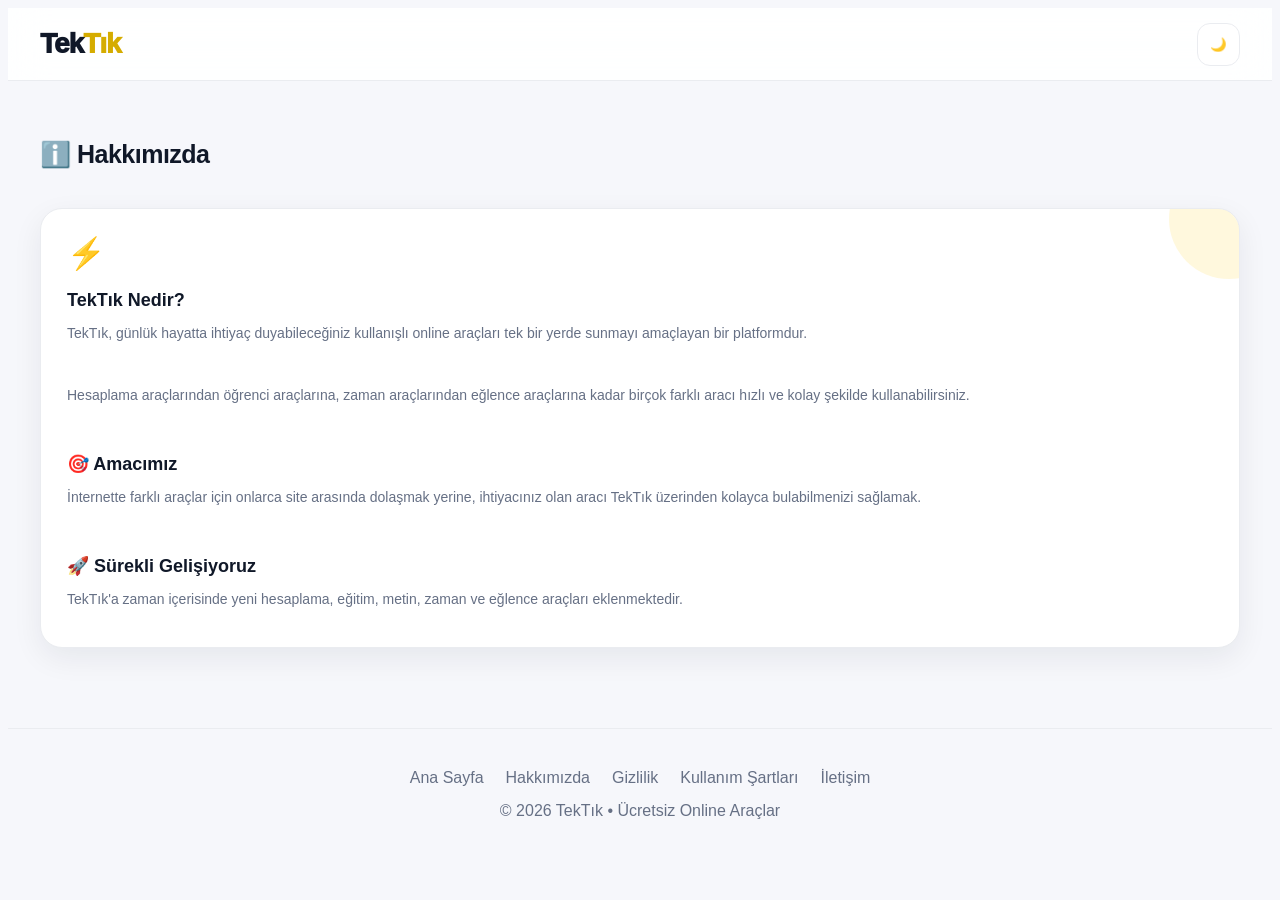
<file: about.html>
<!DOCTYPE html>
<html lang="tr">
<head>
<meta charset="UTF-8">
<meta name="viewport" content="width=device-width, initial-scale=1.0">

<title>Hakkımızda | TekTık</title>
<meta name="description" content="TekTık hakkında bilgi alın. Ücretsiz online araçlarımızı keşfedin.">

<link rel="stylesheet" href="style.css">
</head>

<body>

<header>
    <div class="nav">

        <a href="index.html" class="logo">
            Tek<span>Tık</span>
        </a>

        <div class="nav-right">
            <button class="nav-btn" id="darkBtn">🌙</button>
        </div>

    </div>
</header>


<main class="container">

    <div class="section-head">
        <h2>ℹ️ Hakkımızda</h2>
    </div>

    <div class="feature">

        <div class="feature-icon">⚡</div>

        <h3>TekTık Nedir?</h3>

        <p>
            TekTık, günlük hayatta ihtiyaç duyabileceğiniz
            kullanışlı online araçları tek bir yerde sunmayı
            amaçlayan bir platformdur.
        </p>

        <br>

        <p>
            Hesaplama araçlarından öğrenci araçlarına,
            zaman araçlarından eğlence araçlarına kadar
            birçok farklı aracı hızlı ve kolay şekilde
            kullanabilirsiniz.
        </p>

        <br>

        <h3>🎯 Amacımız</h3>

        <p>
            İnternette farklı araçlar için onlarca site
            arasında dolaşmak yerine, ihtiyacınız olan
            aracı TekTık üzerinden kolayca bulabilmenizi
            sağlamak.
        </p>

        <br>

        <h3>🚀 Sürekli Gelişiyoruz</h3>

        <p>
            TekTık'a zaman içerisinde yeni hesaplama,
            eğitim, metin, zaman ve eğlence araçları
            eklenmektedir.
        </p>

    </div>

</main>


<footer>

    <div class="footer-links">
        <a href="index.html">Ana Sayfa</a>
        <a href="about.html">Hakkımızda</a>
        <a href="privacy.html">Gizlilik</a>
        <a href="terms.html">Kullanım Şartları</a>
        <a href="contact.html">İletişim</a>
    </div>

    © 2026 TekTık • Ücretsiz Online Araçlar

</footer>


<script>

const darkBtn=document.getElementById("darkBtn");

if(localStorage.getItem("tektik-dark")==="1"){
    document.body.classList.add("dark");
    darkBtn.textContent="☀️";
}

darkBtn.onclick=()=>{

    document.body.classList.toggle("dark");

    const active=document.body.classList.contains("dark");

    localStorage.setItem(
        "tektik-dark",
        active ? "1" : "0"
    );

    darkBtn.textContent=active ? "☀️" : "🌙";

};

</script>

</body>
</html>
</file>
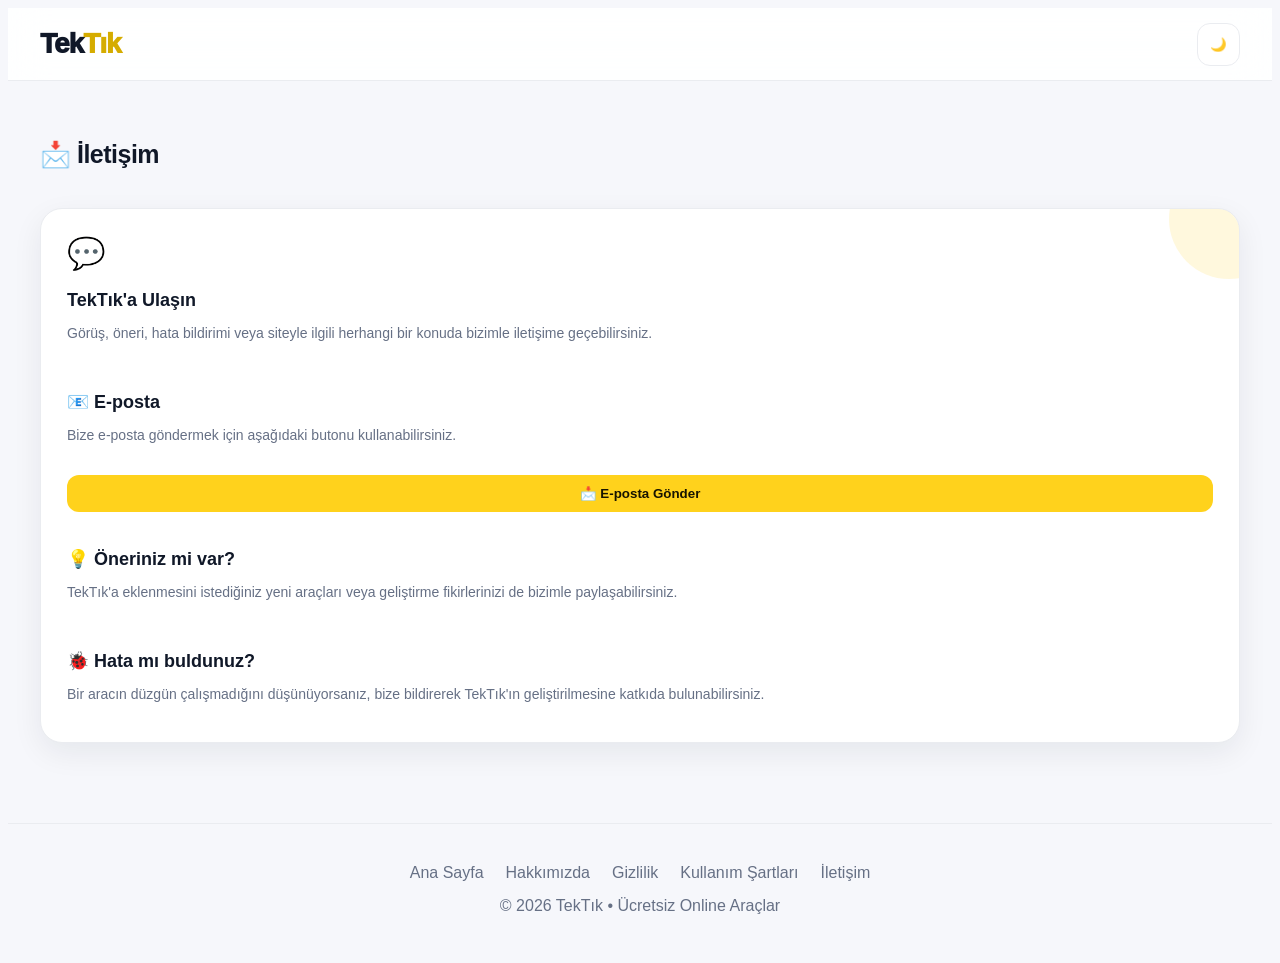
<file: contact.html>
<!DOCTYPE html>
<html lang="tr">
<head>
<meta charset="UTF-8">
<meta name="viewport" content="width=device-width, initial-scale=1.0">

<title>İletişim | TekTık</title>
<meta name="description" content="TekTık ile iletişime geçin. Görüş, öneri ve hata bildirimlerinizi bize iletin.">

<link rel="stylesheet" href="style.css">
</head>

<body>

<header>
    <div class="nav">

        <a href="index.html" class="logo">
            Tek<span>Tık</span>
        </a>

        <div class="nav-right">
            <button class="nav-btn" id="darkBtn">🌙</button>
        </div>

    </div>
</header>


<main class="container">

    <div class="section-head">
        <h2>📩 İletişim</h2>
    </div>

    <div class="feature">

        <div class="feature-icon">💬</div>

        <h3>TekTık'a Ulaşın</h3>

        <p>
            Görüş, öneri, hata bildirimi veya siteyle ilgili
            herhangi bir konuda bizimle iletişime geçebilirsiniz.
        </p>

        <br>

        <h3>📧 E-posta</h3>

        <p>
            Bize e-posta göndermek için aşağıdaki butonu
            kullanabilirsiniz.
        </p>

        <button
            class="main-btn"
            style="margin-top:18px;"
            onclick="sendMail()">
            📩 E-posta Gönder
        </button>

        <br><br>

        <h3>💡 Öneriniz mi var?</h3>

        <p>
            TekTık'a eklenmesini istediğiniz yeni araçları
            veya geliştirme fikirlerinizi de bizimle
            paylaşabilirsiniz.
        </p>

        <br>

        <h3>🐞 Hata mı buldunuz?</h3>

        <p>
            Bir aracın düzgün çalışmadığını düşünüyorsanız,
            bize bildirerek TekTık'ın geliştirilmesine
            katkıda bulunabilirsiniz.
        </p>

    </div>

</main>


<footer>

    <div class="footer-links">
        <a href="index.html">Ana Sayfa</a>
        <a href="about.html">Hakkımızda</a>
        <a href="privacy.html">Gizlilik</a>
        <a href="terms.html">Kullanım Şartları</a>
        <a href="contact.html">İletişim</a>
    </div>

    © 2026 TekTık • Ücretsiz Online Araçlar

</footer>


<script>

const darkBtn = document.getElementById("darkBtn");

if(localStorage.getItem("tektik-dark") === "1"){
    document.body.classList.add("dark");
    darkBtn.textContent = "☀️";
}

darkBtn.onclick = () => {

    document.body.classList.toggle("dark");

    const active =
        document.body.classList.contains("dark");

    localStorage.setItem(
        "tektik-dark",
        active ? "1" : "0"
    );

    darkBtn.textContent =
        active ? "☀️" : "🌙";

};


function sendMail(){

    window.location.href =
    "mailto:iletisim@tektik.com?subject=TekTık%20İletişim";

}

</script>

</body>
</html>
</file>
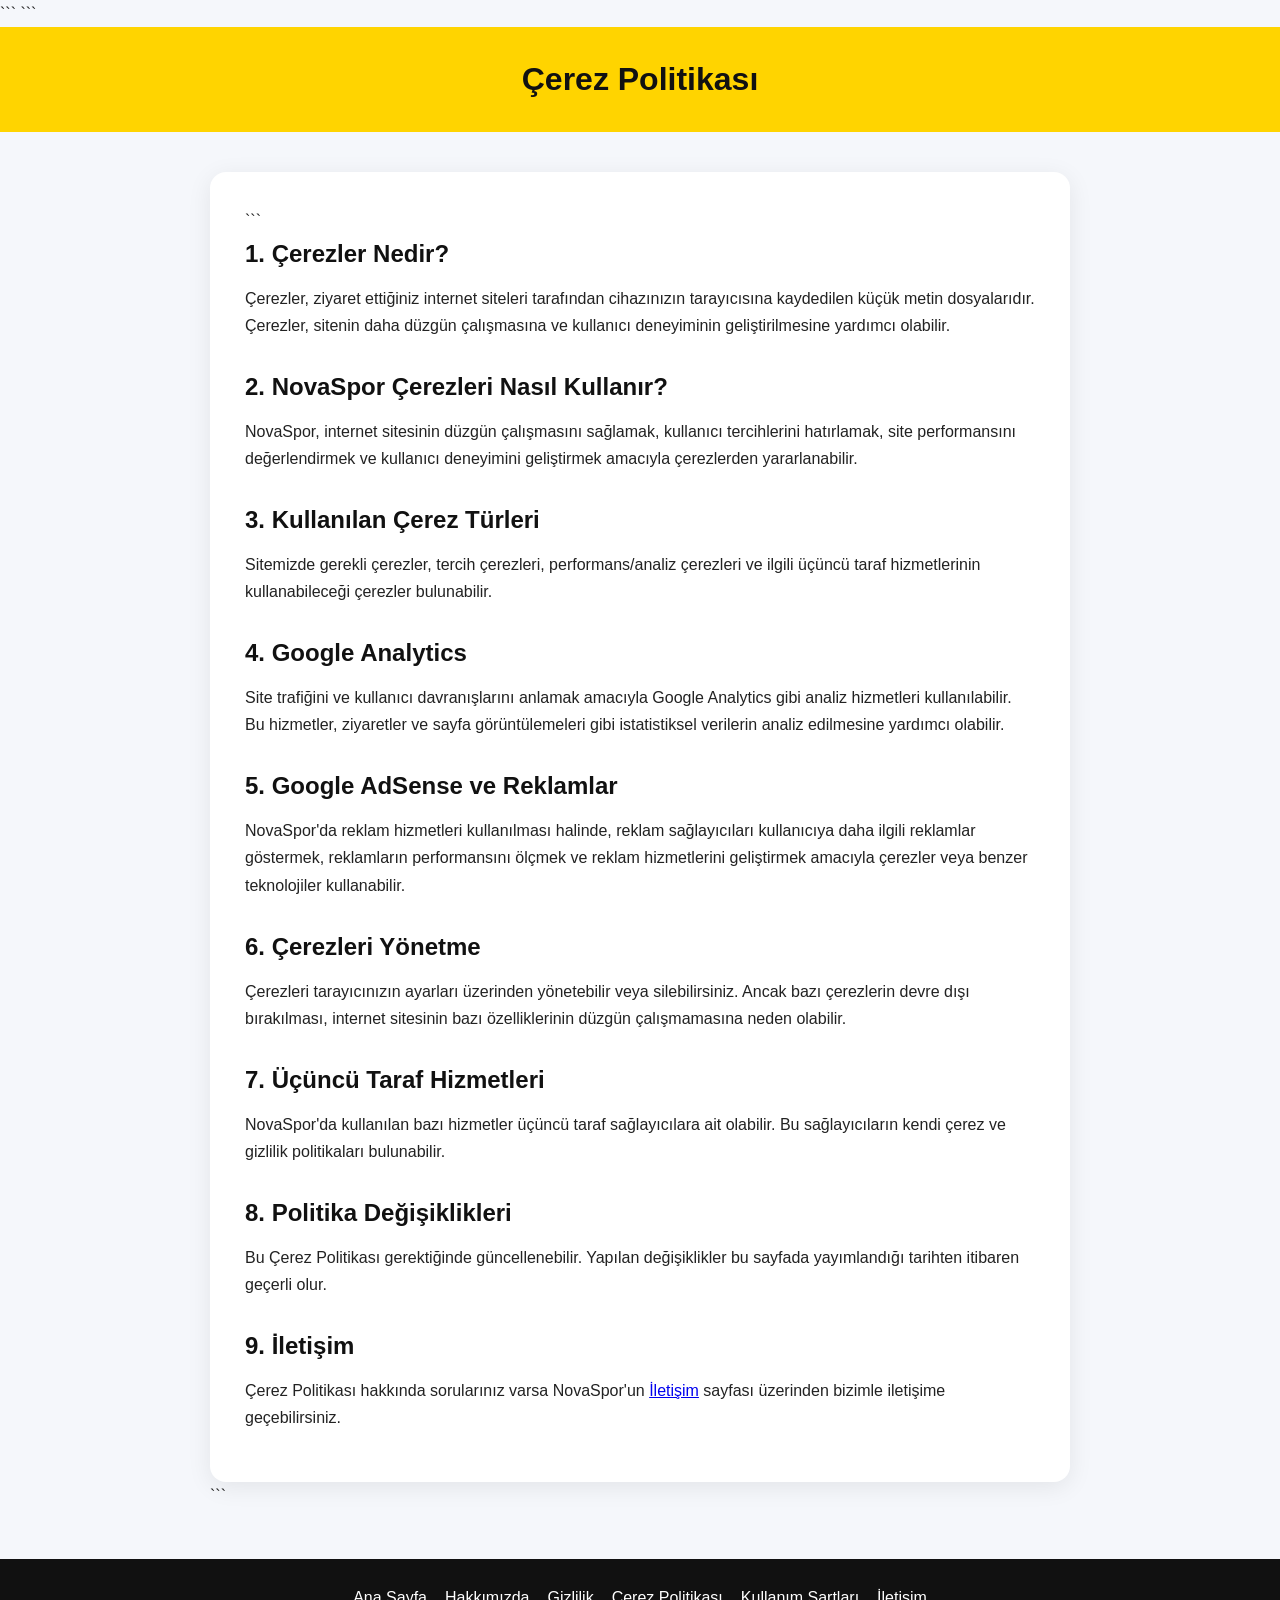
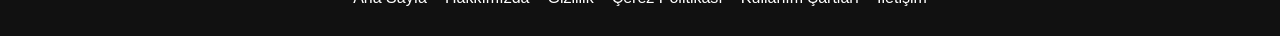
<file: cookie-policy.html>
<!DOCTYPE html>

<html lang="tr"> <head>     <meta charset="UTF-8">     <meta name="viewport" content="width=device-width, initial-scale=1.0">     <title>Çerez Politikası | NovaSpor</title>     <meta name="description" content="NovaSpor Çerez Politikası. Çerezlerin kullanımı ve yönetimi hakkında bilgiler.">

```
<style>
    * {
        box-sizing: border-box;
        margin: 0;
        padding: 0;
    }

    body {
        font-family: Arial, sans-serif;
        background: #f5f7fb;
        color: #222;
        line-height: 1.7;
    }

    .header {
        background: #ffd400;
        padding: 25px 20px;
        text-align: center;
    }

    .header h1 {
        color: #111;
        font-size: 32px;
    }

    .container {
        max-width: 900px;
        margin: 40px auto;
        padding: 0 20px;
    }

    .content {
        background: white;
        padding: 35px;
        border-radius: 16px;
        box-shadow: 0 5px 25px rgba(0,0,0,.08);
    }

    h2 {
        margin: 28px 0 10px;
        color: #111;
    }

    h2:first-child {
        margin-top: 0;
    }

    p {
        margin-bottom: 15px;
    }

    footer {
        margin-top: 50px;
        padding: 25px;
        text-align: center;
        background: #111;
    }

    .footer-links {
        display: flex;
        justify-content: center;
        flex-wrap: wrap;
        gap: 18px;
    }

    .footer-links a {
        color: white;
        text-decoration: none;
    }

    .footer-links a:hover {
        color: #ffd400;
    }

    @media (max-width: 600px) {
        .content {
            padding: 22px;
        }

        .header h1 {
            font-size: 26px;
        }
    }
</style>
```

</head>

<body>

<header class="header">
    <h1>Çerez Politikası</h1>
</header>

<main class="container">
    <div class="content">

```
    <h2>1. Çerezler Nedir?</h2>
    <p>
        Çerezler, ziyaret ettiğiniz internet siteleri tarafından cihazınızın
        tarayıcısına kaydedilen küçük metin dosyalarıdır. Çerezler, sitenin
        daha düzgün çalışmasına ve kullanıcı deneyiminin geliştirilmesine
        yardımcı olabilir.
    </p>

    <h2>2. NovaSpor Çerezleri Nasıl Kullanır?</h2>
    <p>
        NovaSpor, internet sitesinin düzgün çalışmasını sağlamak, kullanıcı
        tercihlerini hatırlamak, site performansını değerlendirmek ve
        kullanıcı deneyimini geliştirmek amacıyla çerezlerden yararlanabilir.
    </p>

    <h2>3. Kullanılan Çerez Türleri</h2>
    <p>
        Sitemizde gerekli çerezler, tercih çerezleri, performans/analiz
        çerezleri ve ilgili üçüncü taraf hizmetlerinin kullanabileceği
        çerezler bulunabilir.
    </p>

    <h2>4. Google Analytics</h2>
    <p>
        Site trafiğini ve kullanıcı davranışlarını anlamak amacıyla Google
        Analytics gibi analiz hizmetleri kullanılabilir. Bu hizmetler,
        ziyaretler ve sayfa görüntülemeleri gibi istatistiksel verilerin
        analiz edilmesine yardımcı olabilir.
    </p>

    <h2>5. Google AdSense ve Reklamlar</h2>
    <p>
        NovaSpor'da reklam hizmetleri kullanılması halinde, reklam sağlayıcıları
        kullanıcıya daha ilgili reklamlar göstermek, reklamların performansını
        ölçmek ve reklam hizmetlerini geliştirmek amacıyla çerezler veya benzer
        teknolojiler kullanabilir.
    </p>

    <h2>6. Çerezleri Yönetme</h2>
    <p>
        Çerezleri tarayıcınızın ayarları üzerinden yönetebilir veya
        silebilirsiniz. Ancak bazı çerezlerin devre dışı bırakılması,
        internet sitesinin bazı özelliklerinin düzgün çalışmamasına neden olabilir.
    </p>

    <h2>7. Üçüncü Taraf Hizmetleri</h2>
    <p>
        NovaSpor'da kullanılan bazı hizmetler üçüncü taraf sağlayıcılara ait
        olabilir. Bu sağlayıcıların kendi çerez ve gizlilik politikaları
        bulunabilir.
    </p>

    <h2>8. Politika Değişiklikleri</h2>
    <p>
        Bu Çerez Politikası gerektiğinde güncellenebilir. Yapılan değişiklikler
        bu sayfada yayımlandığı tarihten itibaren geçerli olur.
    </p>

    <h2>9. İletişim</h2>
    <p>
        Çerez Politikası hakkında sorularınız varsa NovaSpor'un
        <a href="contact.html">İletişim</a> sayfası üzerinden bizimle
        iletişime geçebilirsiniz.
    </p>

</div>
```

</main>

<footer>
    <div class="footer-links">
        <a href="index.html">Ana Sayfa</a>
        <a href="about.html">Hakkımızda</a>
        <a href="privacy.html">Gizlilik</a>
        <a href="cookie-policy.html">Çerez Politikası</a>
        <a href="terms.html">Kullanım Şartları</a>
        <a href="contact.html">İletişim</a>
    </div>
</footer>

</body>
</html>
</file>
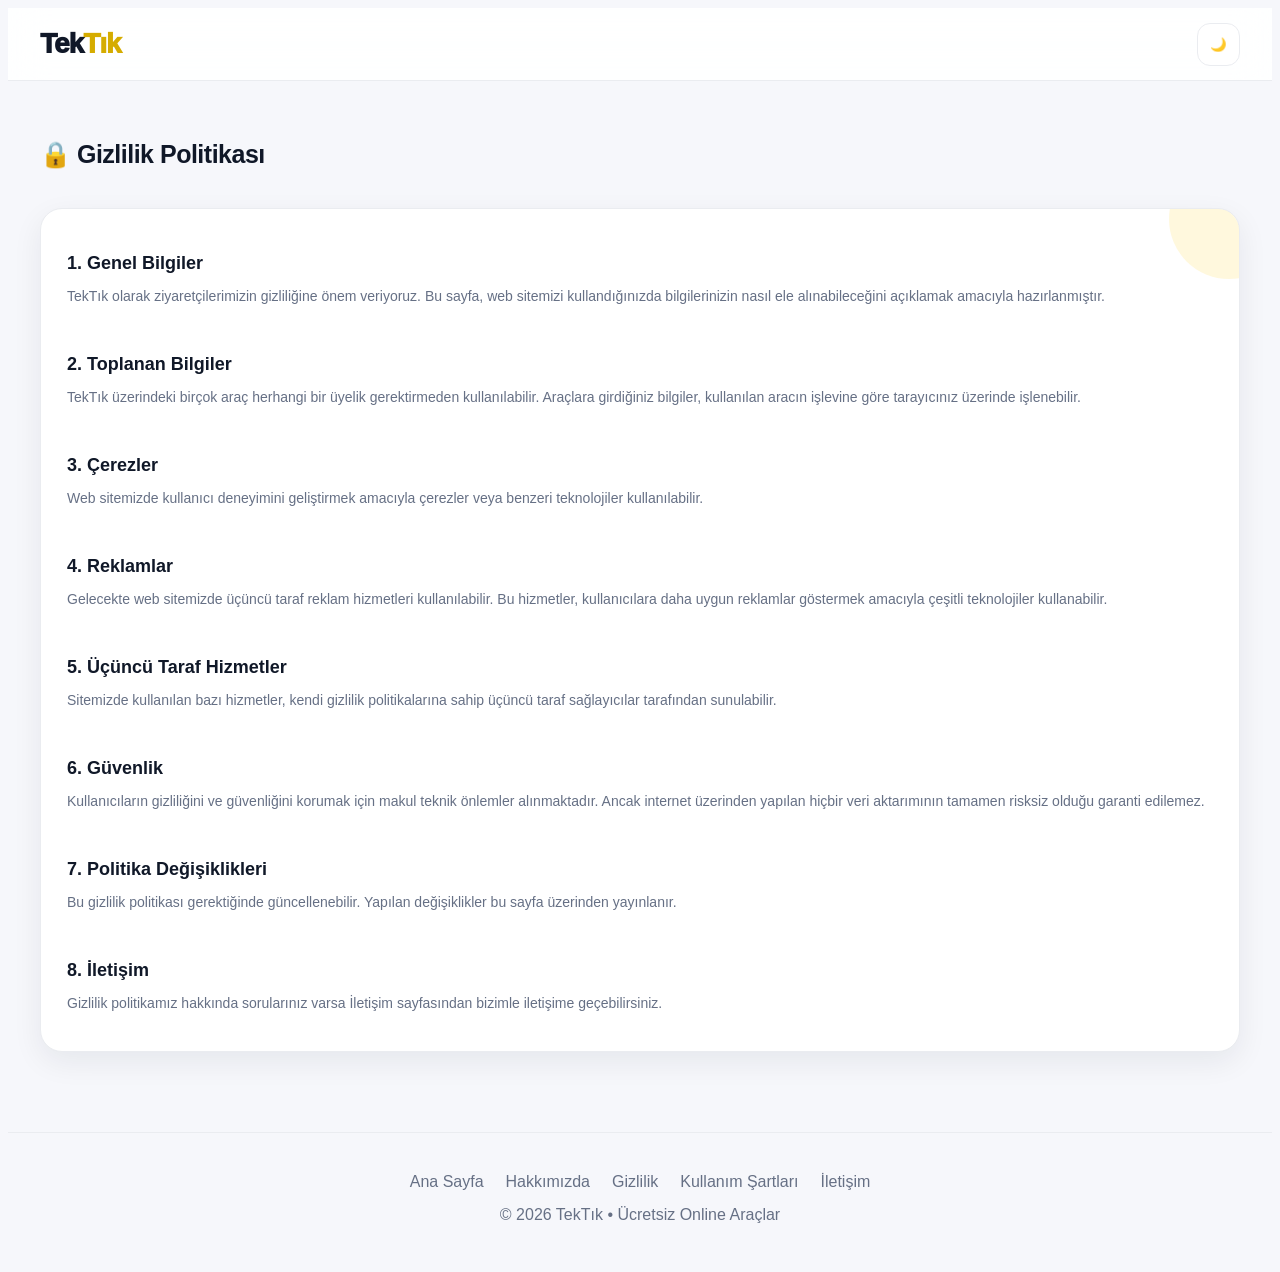
<file: privacy.html>
<!DOCTYPE html>
<html lang="tr">
<head>
<meta charset="UTF-8">
<meta name="viewport" content="width=device-width, initial-scale=1.0">

<title>Gizlilik Politikası | TekTık</title>
<meta name="description" content="TekTık gizlilik politikası ve kullanıcı gizliliği hakkında bilgiler.">

<link rel="stylesheet" href="style.css">
</head>

<body>

<header>
    <div class="nav">

        <a href="index.html" class="logo">
            Tek<span>Tık</span>
        </a>

        <div class="nav-right">
            <button class="nav-btn" id="darkBtn">🌙</button>
        </div>

    </div>
</header>


<main class="container">

    <div class="section-head">
        <h2>🔒 Gizlilik Politikası</h2>
    </div>

    <div class="feature">

        <h3>1. Genel Bilgiler</h3>

        <p>
            TekTık olarak ziyaretçilerimizin gizliliğine
            önem veriyoruz. Bu sayfa, web sitemizi
            kullandığınızda bilgilerinizin nasıl
            ele alınabileceğini açıklamak amacıyla
            hazırlanmıştır.
        </p>

        <br>

        <h3>2. Toplanan Bilgiler</h3>

        <p>
            TekTık üzerindeki birçok araç herhangi bir
            üyelik gerektirmeden kullanılabilir.
            Araçlara girdiğiniz bilgiler, kullanılan
            aracın işlevine göre tarayıcınız üzerinde
            işlenebilir.
        </p>

        <br>

        <h3>3. Çerezler</h3>

        <p>
            Web sitemizde kullanıcı deneyimini
            geliştirmek amacıyla çerezler veya benzeri
            teknolojiler kullanılabilir.
        </p>

        <br>

        <h3>4. Reklamlar</h3>

        <p>
            Gelecekte web sitemizde üçüncü taraf
            reklam hizmetleri kullanılabilir.
            Bu hizmetler, kullanıcılara daha uygun
            reklamlar göstermek amacıyla çeşitli
            teknolojiler kullanabilir.
        </p>

        <br>

        <h3>5. Üçüncü Taraf Hizmetler</h3>

        <p>
            Sitemizde kullanılan bazı hizmetler,
            kendi gizlilik politikalarına sahip
            üçüncü taraf sağlayıcılar tarafından
            sunulabilir.
        </p>

        <br>

        <h3>6. Güvenlik</h3>

        <p>
            Kullanıcıların gizliliğini ve güvenliğini
            korumak için makul teknik önlemler
            alınmaktadır. Ancak internet üzerinden
            yapılan hiçbir veri aktarımının tamamen
            risksiz olduğu garanti edilemez.
        </p>

        <br>

        <h3>7. Politika Değişiklikleri</h3>

        <p>
            Bu gizlilik politikası gerektiğinde
            güncellenebilir. Yapılan değişiklikler
            bu sayfa üzerinden yayınlanır.
        </p>

        <br>

        <h3>8. İletişim</h3>

        <p>
            Gizlilik politikamız hakkında sorularınız
            varsa İletişim sayfasından bizimle
            iletişime geçebilirsiniz.
        </p>

    </div>

</main>


<footer>

    <div class="footer-links">
        <a href="index.html">Ana Sayfa</a>
        <a href="about.html">Hakkımızda</a>
        <a href="privacy.html">Gizlilik</a>
        <a href="terms.html">Kullanım Şartları</a>
        <a href="contact.html">İletişim</a>
    </div>

    © 2026 TekTık • Ücretsiz Online Araçlar

</footer>


<script>

const darkBtn=document.getElementById("darkBtn");

if(localStorage.getItem("tektik-dark")==="1"){
    document.body.classList.add("dark");
    darkBtn.textContent="☀️";
}

darkBtn.onclick=()=>{

    document.body.classList.toggle("dark");

    const active=document.body.classList.contains("dark");

    localStorage.setItem(
        "tektik-dark",
        active ? "1" : "0"
    );

    darkBtn.textContent=active ? "☀️" : "🌙";

};

</script>

</body>
</html>
</file>
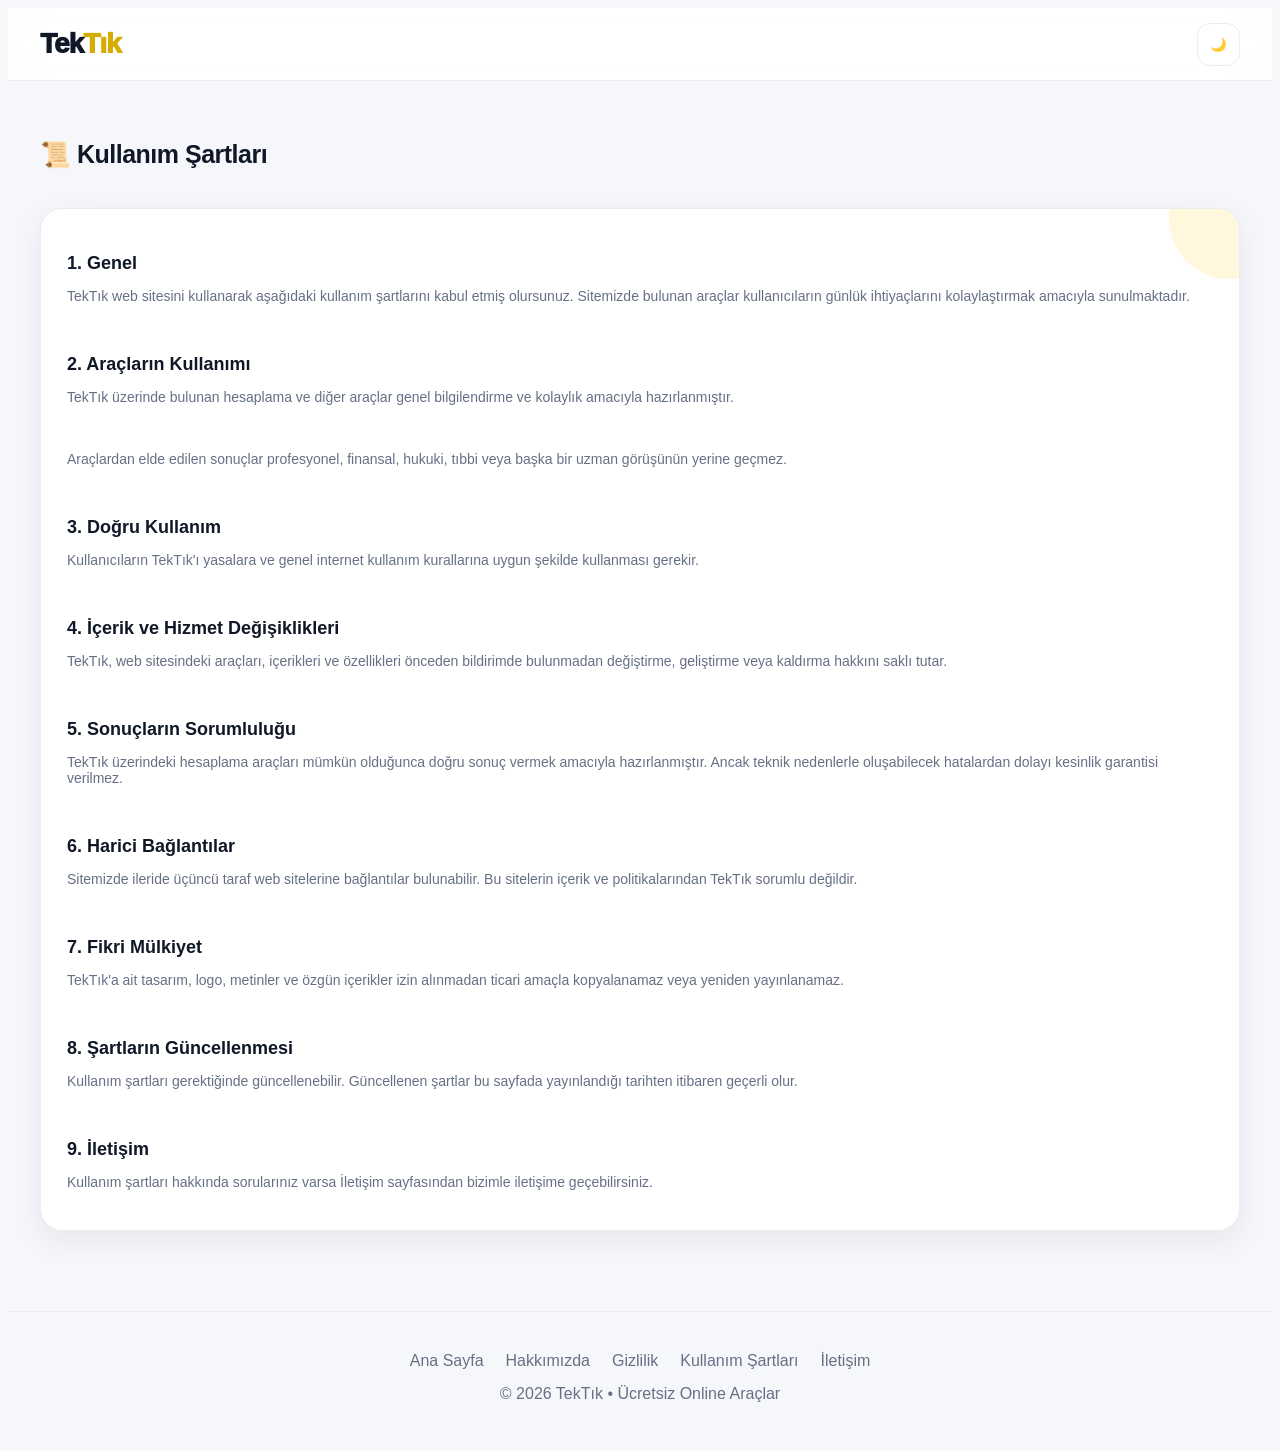
<file: terms.html>
<!DOCTYPE html>
<html lang="tr">
<head>
<meta charset="UTF-8">
<meta name="viewport" content="width=device-width, initial-scale=1.0">

<title>Kullanım Şartları | TekTık</title>
<meta name="description" content="TekTık kullanım şartları ve hizmet koşulları.">

<link rel="stylesheet" href="style.css">
</head>

<body>

<header>
    <div class="nav">

        <a href="index.html" class="logo">
            Tek<span>Tık</span>
        </a>

        <div class="nav-right">
            <button class="nav-btn" id="darkBtn">🌙</button>
        </div>

    </div>
</header>


<main class="container">

    <div class="section-head">
        <h2>📜 Kullanım Şartları</h2>
    </div>

    <div class="feature">

        <h3>1. Genel</h3>

        <p>
            TekTık web sitesini kullanarak aşağıdaki
            kullanım şartlarını kabul etmiş olursunuz.
            Sitemizde bulunan araçlar kullanıcıların
            günlük ihtiyaçlarını kolaylaştırmak amacıyla
            sunulmaktadır.
        </p>

        <br>

        <h3>2. Araçların Kullanımı</h3>

        <p>
            TekTık üzerinde bulunan hesaplama ve diğer
            araçlar genel bilgilendirme ve kolaylık
            amacıyla hazırlanmıştır.
        </p>

        <br>

        <p>
            Araçlardan elde edilen sonuçlar profesyonel,
            finansal, hukuki, tıbbi veya başka bir uzman
            görüşünün yerine geçmez.
        </p>

        <br>

        <h3>3. Doğru Kullanım</h3>

        <p>
            Kullanıcıların TekTık'ı yasalara ve genel
            internet kullanım kurallarına uygun şekilde
            kullanması gerekir.
        </p>

        <br>

        <h3>4. İçerik ve Hizmet Değişiklikleri</h3>

        <p>
            TekTık, web sitesindeki araçları, içerikleri
            ve özellikleri önceden bildirimde bulunmadan
            değiştirme, geliştirme veya kaldırma hakkını
            saklı tutar.
        </p>

        <br>

        <h3>5. Sonuçların Sorumluluğu</h3>

        <p>
            TekTık üzerindeki hesaplama araçları mümkün
            olduğunca doğru sonuç vermek amacıyla
            hazırlanmıştır. Ancak teknik nedenlerle
            oluşabilecek hatalardan dolayı kesinlik
            garantisi verilmez.
        </p>

        <br>

        <h3>6. Harici Bağlantılar</h3>

        <p>
            Sitemizde ileride üçüncü taraf web sitelerine
            bağlantılar bulunabilir. Bu sitelerin içerik
            ve politikalarından TekTık sorumlu değildir.
        </p>

        <br>

        <h3>7. Fikri Mülkiyet</h3>

        <p>
            TekTık'a ait tasarım, logo, metinler ve
            özgün içerikler izin alınmadan ticari amaçla
            kopyalanamaz veya yeniden yayınlanamaz.
        </p>

        <br>

        <h3>8. Şartların Güncellenmesi</h3>

        <p>
            Kullanım şartları gerektiğinde güncellenebilir.
            Güncellenen şartlar bu sayfada yayınlandığı
            tarihten itibaren geçerli olur.
        </p>

        <br>

        <h3>9. İletişim</h3>

        <p>
            Kullanım şartları hakkında sorularınız varsa
            İletişim sayfasından bizimle iletişime
            geçebilirsiniz.
        </p>

    </div>

</main>


<footer>

    <div class="footer-links">
        <a href="index.html">Ana Sayfa</a>
        <a href="about.html">Hakkımızda</a>
        <a href="privacy.html">Gizlilik</a>
        <a href="terms.html">Kullanım Şartları</a>
        <a href="contact.html">İletişim</a>
    </div>

    © 2026 TekTık • Ücretsiz Online Araçlar

</footer>


<script>

const darkBtn = document.getElementById("darkBtn");

if(localStorage.getItem("tektik-dark") === "1"){
    document.body.classList.add("dark");
    darkBtn.textContent = "☀️";
}

darkBtn.onclick = () => {

    document.body.classList.toggle("dark");

    const active =
        document.body.classList.contains("dark");

    localStorage.setItem(
        "tektik-dark",
        active ? "1" : "0"
    );

    darkBtn.textContent =
        active ? "☀️" : "🌙";

};

</script>

</body>
</html>
</file>
<file: style.css>
<!DOCTYPE html>
<html lang="tr">

<head>

<!-- Google Analytics -->
<script async src="https://www.googletagmanager.com/gtag/js?id=G-N3DVXV4EHP"></script>

<script>
window.dataLayer = window.dataLayer || [];

function gtag(){
    dataLayer.push(arguments);
}

gtag('js', new Date());
gtag('config', 'G-N3DVXV4EHP');
</script>

<meta charset="UTF-8">

<meta name="viewport" content="width=device-width, initial-scale=1.0">

<title>TekTık | Ücretsiz Online Araçlar</title>

<meta
name="description"
content="TekTık ile hesaplama, öğrenci, zaman, metin, güvenlik ve eğlence araçlarını ücretsiz kullan."
>

<meta
name="keywords"
content="hesaplama araçları, online araçlar, yüzde hesaplama, yaş hesaplama, not hesaplama, şifre oluşturucu"
>

<meta name="robots" content="index, follow">

<link rel="stylesheet" href="style.css">

</head>
*{
    margin:0;
    padding:0;
    box-sizing:border-box;
}

:root{
    --bg:#f6f7fb;
    --card:#ffffff;
    --text:#101828;
    --muted:#667085;
    --border:#eaecf0;
    --yellow:#ffd21c;
    --yellow-dark:#d5ac00;
    --shadow:0 10px 30px rgba(16,24,40,.07);
}

body.dark{
    --bg:#0b0e13;
    --card:#151922;
    --text:#f9fafb;
    --muted:#98a2b3;
    --border:#292f3a;
    --shadow:0 10px 35px rgba(0,0,0,.3);
}

html{
    scroll-behavior:smooth;
}

body{
    font-family:Inter,Arial,sans-serif;
    background:var(--bg);
    color:var(--text);
    transition:.25s;
}

/* HEADER */

header{
    position:sticky;
    top:0;
    z-index:100;
    background:rgba(255,255,255,.9);
    backdrop-filter:blur(18px);
    border-bottom:1px solid var(--border);
}

body.dark header{
    background:rgba(15,18,25,.9);
}

.nav{
    max-width:1200px;
    min-height:72px;
    margin:auto;
    padding:0 22px;
    display:flex;
    align-items:center;
    justify-content:space-between;
}

.logo{
    text-decoration:none;
    color:var(--text);
    font-size:28px;
    font-weight:950;
    letter-spacing:-1px;
}

.logo span{
    color:var(--yellow-dark);
}

.nav-right{
    display:flex;
    gap:9px;
}

.nav-btn{
    width:43px;
    height:43px;
    border:1px solid var(--border);
    background:var(--card);
    color:var(--text);
    border-radius:13px;
    transition:.2s;
}

.nav-btn:hover{
    transform:translateY(-2px);
    border-color:var(--yellow);
}

/* HERO */

.hero{
    position:relative;
    overflow:hidden;
    text-align:center;
    padding:90px 20px 65px;
    background:
        radial-gradient(circle at 50% -20%,
        rgba(255,210,28,.28),
        transparent 55%);
}

.badge{
    display:inline-flex;
    align-items:center;
    padding:9px 16px;
    border-radius:50px;
    background:#fff4b8;
    color:#806600;
    font-size:13px;
    font-weight:800;
    margin-bottom:22px;
}

body.dark .badge{
    background:#3a3210;
    color:#ffe36b;
}

.hero h1{
    max-width:850px;
    margin:auto;
    font-size:clamp(43px,7vw,76px);
    line-height:1;
    letter-spacing:-4px;
    font-weight:950;
}

.hero h1 span{
    color:var(--yellow-dark);
}

.hero p{
    max-width:680px;
    margin:22px auto 0;
    color:var(--muted);
    font-size:18px;
}

/* SEARCH */

.search-wrap{
    max-width:720px;
    margin:34px auto 0;
    position:relative;
}

.search{
    width:100%;
    height:62px;
    padding:0 25px 0 57px;
    border:1px solid var(--border);
    border-radius:20px;
    outline:none;
    background:var(--card);
    color:var(--text);
    font-size:16px;
    box-shadow:0 15px 40px rgba(16,24,40,.10);
    transition:.2s;
}

.search:focus{
    border-color:var(--yellow);
    box-shadow:0 15px 45px rgba(255,210,28,.18);
}

.search-icon{
    position:absolute;
    left:20px;
    top:17px;
    font-size:23px;
    z-index:2;
}

/* CONTAINER */

.container{
    max-width:1200px;
    margin:auto;
    padding:10px 22px 80px;
}

.section-head{
    display:flex;
    align-items:end;
    justify-content:space-between;
    margin:28px 0 18px;
}

.section-head h2{
    font-size:25px;
    letter-spacing:-.5px;
}

.section-head small{
    color:var(--muted);
}

/* CATEGORIES */

.categories{
    display:flex;
    gap:9px;
    flex-wrap:wrap;
    margin-bottom:28px;
}

.category{
    border:1px solid var(--border);
    background:var(--card);
    color:var(--text);
    padding:11px 17px;
    border-radius:50px;
    font-size:14px;
    font-weight:800;
    transition:.2s;
}

.category:hover{
    transform:translateY(-2px);
    border-color:var(--yellow);
}

.category.active{
    background:var(--yellow);
    border-color:var(--yellow);
    color:#171400;
    box-shadow:0 7px 20px rgba(255,210,28,.25);
}

/* TOOLS */

.tools{
    display:grid;
    grid-template-columns:repeat(4,1fr);
    gap:17px;
}

.tool{
    position:relative;
    min-height:190px;
    padding:22px;
    border:1px solid var(--border);
    border-radius:22px;
    background:var(--card);
    box-shadow:var(--shadow);
    cursor:pointer;
    transition:
        transform .2s,
        box-shadow .2s,
        border-color .2s;
}

.tool:hover{
    transform:translateY(-6px);
    border-color:var(--yellow);
    box-shadow:0 18px 40px rgba(16,24,40,.12);
}

body.dark .tool:hover{
    box-shadow:0 18px 40px rgba(0,0,0,.35);
}

.tool.hidden{
    display:none;
}

.tool-icon{
    width:55px;
    height:55px;
    display:grid;
    place-items:center;
    border-radius:17px;
    background:#fff4b8;
    font-size:27px;
    margin-bottom:18px;
}

body.dark .tool-icon{
    background:#3a3210;
}

.tool h3{
    font-size:17px;
    margin-bottom:7px;
}

.tool p{
    color:var(--muted);
    font-size:13px;
    line-height:1.5;
}

.favorite{
    position:absolute;
    right:14px;
    top:14px;
    width:35px;
    height:35px;
    border:1px solid var(--border);
    border-radius:11px;
    background:var(--card);
    color:var(--muted);
    transition:.2s;
}

.favorite:hover{
    transform:scale(1.08);
}

.favorite.active{
    color:#d5aa00;
}

/* FEATURES */

.feature-grid{
    display:grid;
    grid-template-columns:repeat(3,1fr);
    gap:18px;
}

.feature{
    position:relative;
    padding:26px;
    border:1px solid var(--border);
    border-radius:22px;
    background:var(--card);
    box-shadow:var(--shadow);
    overflow:hidden;
}

.feature::after{
    content:"";
    position:absolute;
    width:120px;
    height:120px;
    right:-50px;
    top:-50px;
    border-radius:50%;
    background:rgba(255,210,28,.15);
}

.feature-icon{
    font-size:31px;
    margin-bottom:12px;
}

.feature h3{
    font-size:18px;
    margin-bottom:7px;
}

.feature p{
    color:var(--muted);
    font-size:14px;
}

.feature button{
    margin-top:17px;
    border:0;
    padding:11px 17px;
    border-radius:12px;
    background:var(--yellow);
    color:#171400;
    font-weight:900;
    transition:.2s;
}

.feature button:hover{
    transform:translateY(-2px);
}

/* MODAL */

.modal{
    position:fixed;
    inset:0;
    z-index:500;
    display:none;
    align-items:center;
    justify-content:center;
    padding:20px;
    background:rgba(0,0,0,.68);
    backdrop-filter:blur(5px);
}

.modal.show{
    display:flex;
}

.modal-box{
    width:100%;
    max-width:500px;
    max-height:90vh;
    overflow:auto;
    padding:26px;
    border-radius:25px;
    background:var(--card);
    color:var(--text);
    box-shadow:0 30px 80px rgba(0,0,0,.4);
    animation:modalIn .2s ease;
}

@keyframes modalIn{
    from{
        opacity:0;
        transform:translateY(15px) scale(.97);
    }
    to{
        opacity:1;
        transform:none;
    }
}

.modal-header{
    display:flex;
    justify-content:space-between;
    align-items:center;
    margin-bottom:22px;
}

.modal-header h2{
    font-size:23px;
}

.close{
    width:39px;
    height:39px;
    border:0;
    border-radius:11px;
    background:var(--bg);
    color:var(--text);
    font-size:25px;
}

/* INPUTS */

.field{
    margin-bottom:15px;
}

.field label{
    display:block;
    margin-bottom:7px;
    font-size:13px;
    font-weight:800;
}

.field input,
.field textarea,
.field select{
    width:100%;
    padding:14px;
    border:1px solid var(--border);
    border-radius:13px;
    outline:none;
    background:var(--bg);
    color:var(--text);
}

.field input:focus,
.field textarea:focus{
    border-color:var(--yellow);
}

.main-btn{
    width:100%;
    padding:14px;
    border:0;
    border-radius:13px;
    background:var(--yellow);
    color:#171400;
    font-weight:950;
}

.result{
    margin-top:15px;
    padding:17px;
    border:1px solid var(--border);
    border-radius:14px;
    background:var(--bg);
    text-align:center;
    font-weight:800;
    word-break:break-word;
}

.button-row{
    display:flex;
    gap:9px;
}

.button-row button{
    flex:1;
    border:0;
    padding:12px;
    border-radius:12px;
    background:var(--yellow);
    font-weight:900;
}

/* TIMER */

.timer{
    text-align:center;
    font-size:54px;
    font-weight:950;
    margin:25px 0;
    letter-spacing:2px;
}

/* FOOTER */

footer{
    padding:40px 20px;
    text-align:center;
    color:var(--muted);
    border-top:1px solid var(--border);
}

.footer-links{
    display:flex;
    justify-content:center;
    gap:22px;
    flex-wrap:wrap;
    margin-bottom:15px;
}

.footer-links a{
    color:var(--muted);
    text-decoration:none;
}

.footer-links a:hover{
    color:var(--text);
}

/* MOBILE */

@media(max-width:1000px){

    .tools{
        grid-template-columns:repeat(3,1fr);
    }

}

@media(max-width:760px){

    .tools{
        grid-template-columns:repeat(2,1fr);
    }

    .feature-grid{
        grid-template-columns:1fr;
    }

    .hero{
        padding-top:65px;
    }

}

@media(max-width:520px){

    .nav{
        min-height:64px;
        padding:0 15px;
    }

    .logo{
        font-size:24px;
    }

    .nav-btn{
        width:40px;
        height:40px;
    }

    .hero{
        padding:55px 17px 45px;
    }

    .hero h1{
        font-size:45px;
        letter-spacing:-3px;
    }

    .hero p{
        font-size:15px;
    }

    .search{
        height:57px;
        font-size:14px;
    }

    .container{
        padding-left:15px;
        padding-right:15px;
    }

    .tools{
        grid-template-columns:1fr;
    }

    .tool{
        min-height:160px;
    }

    .categories{
        flex-wrap:nowrap;
        overflow-x:auto;
        padding-bottom:6px;
    }

    .category{
        white-space:nowrap;
    }

}
</file>
